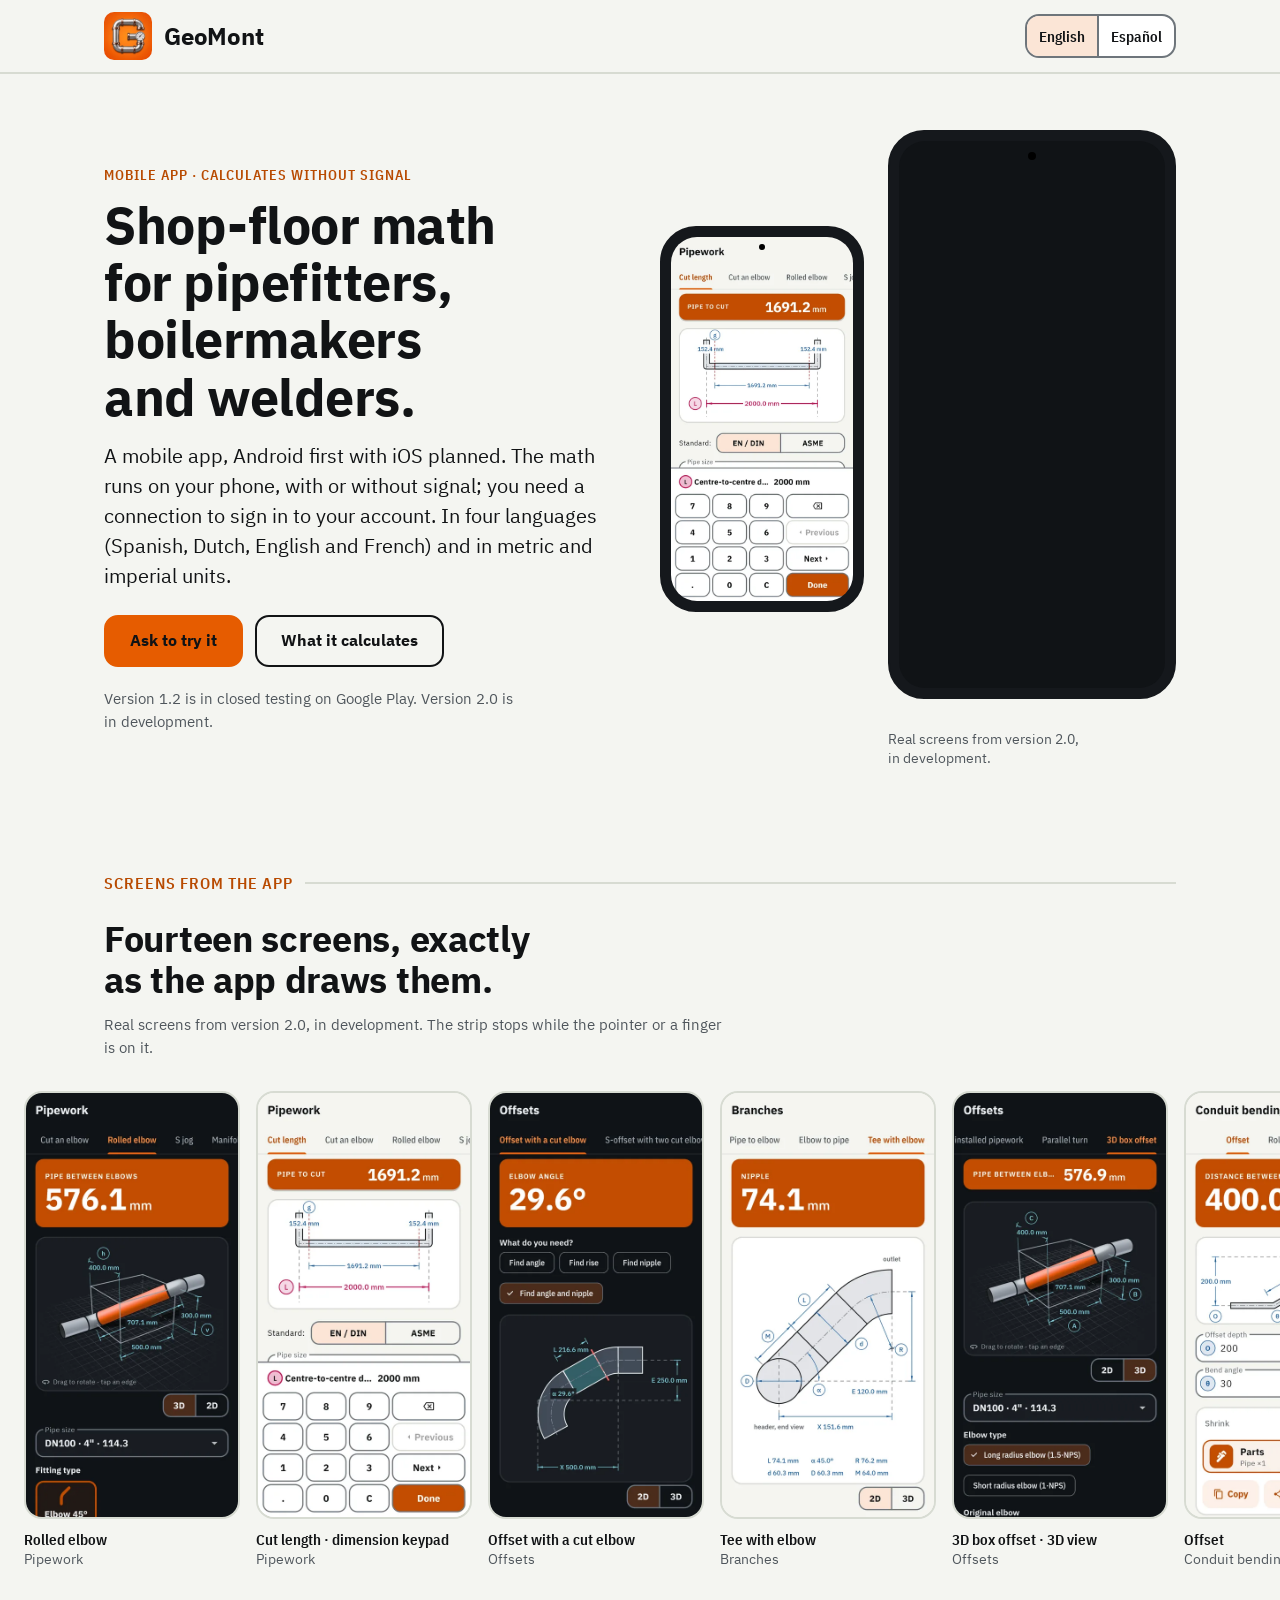
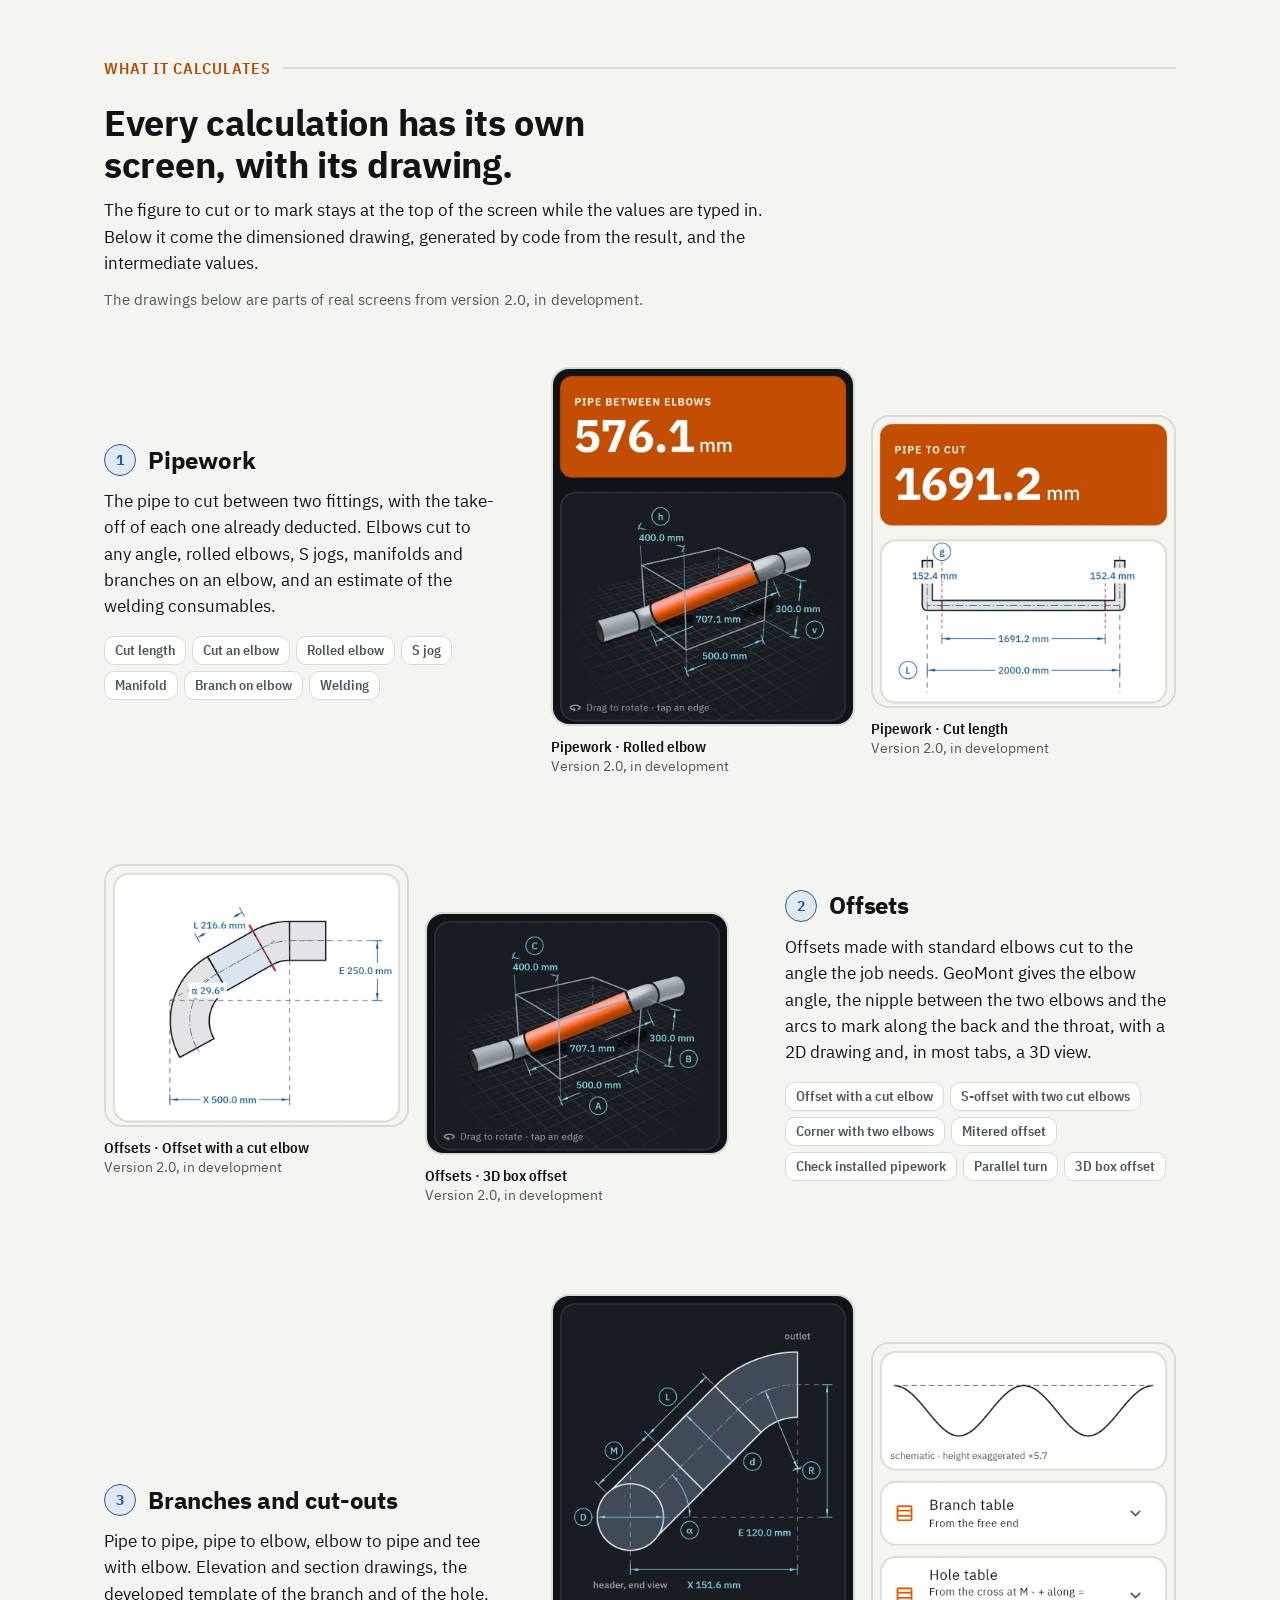
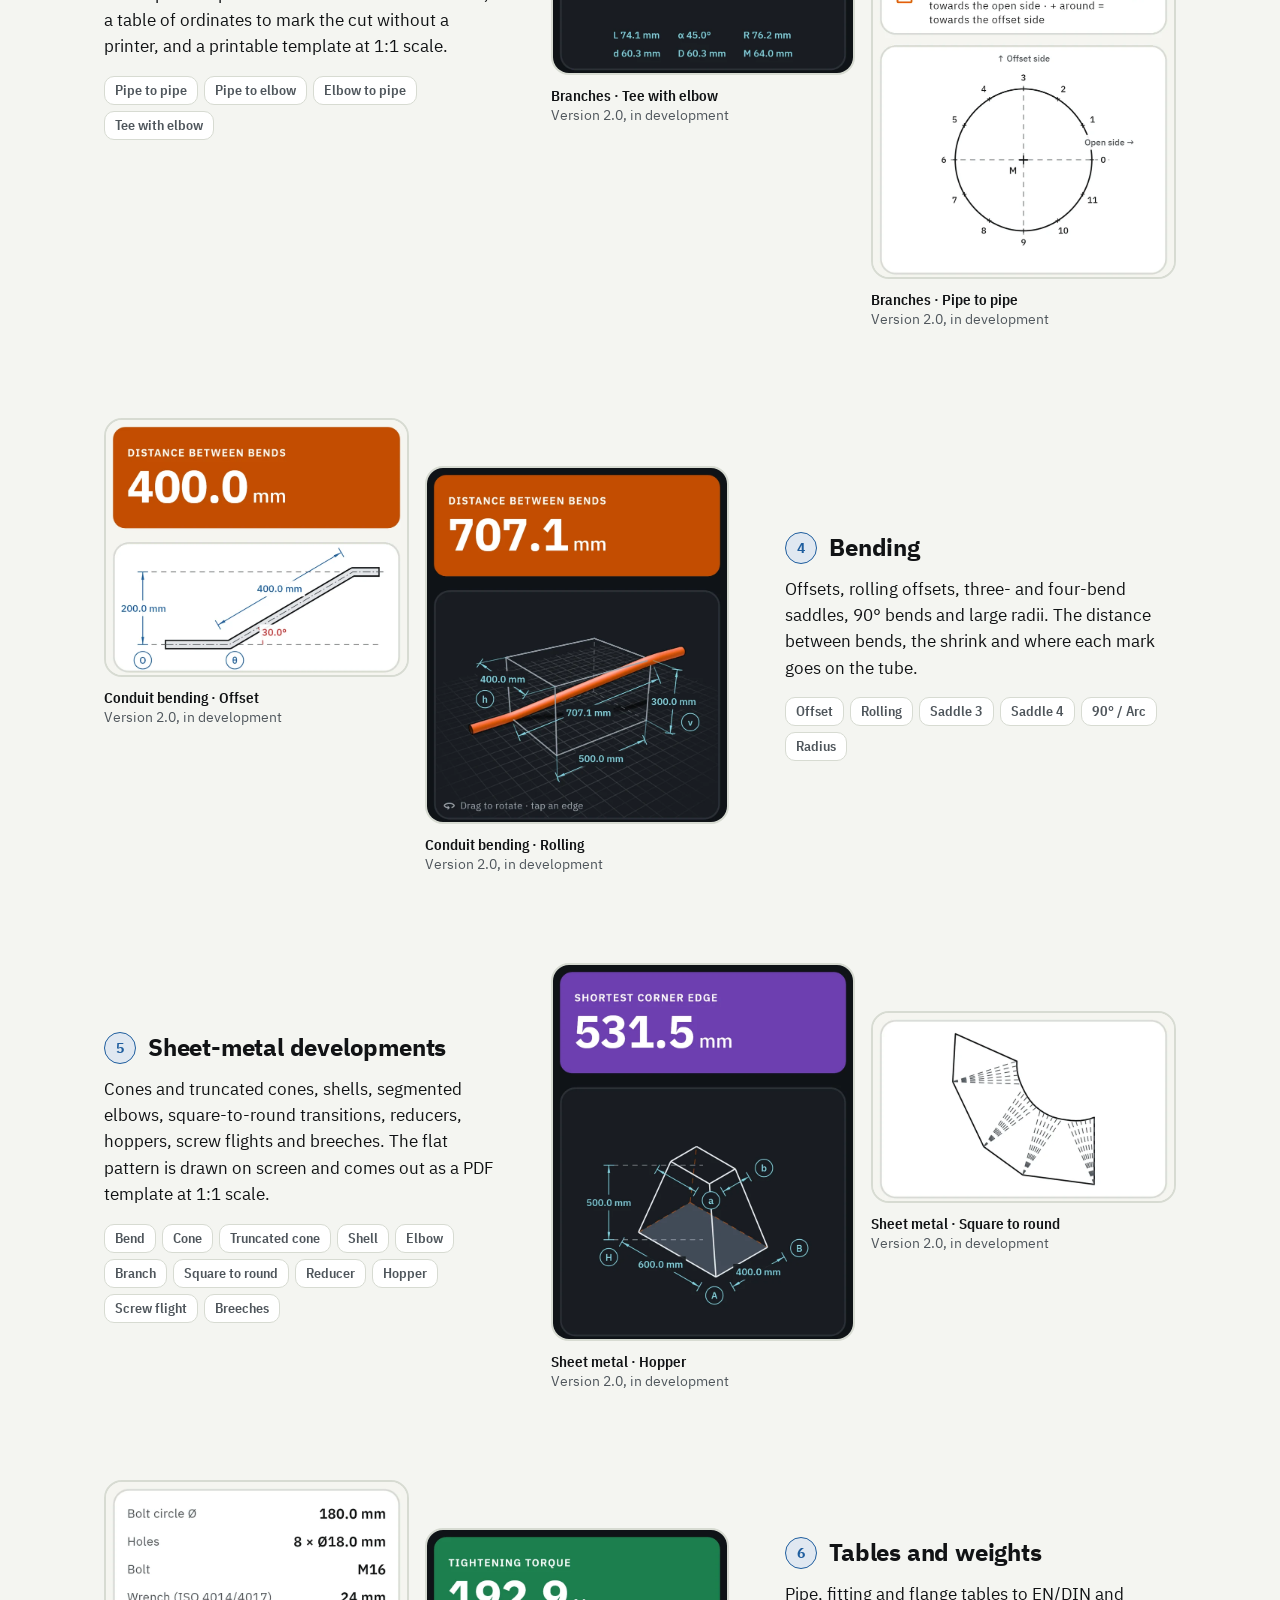
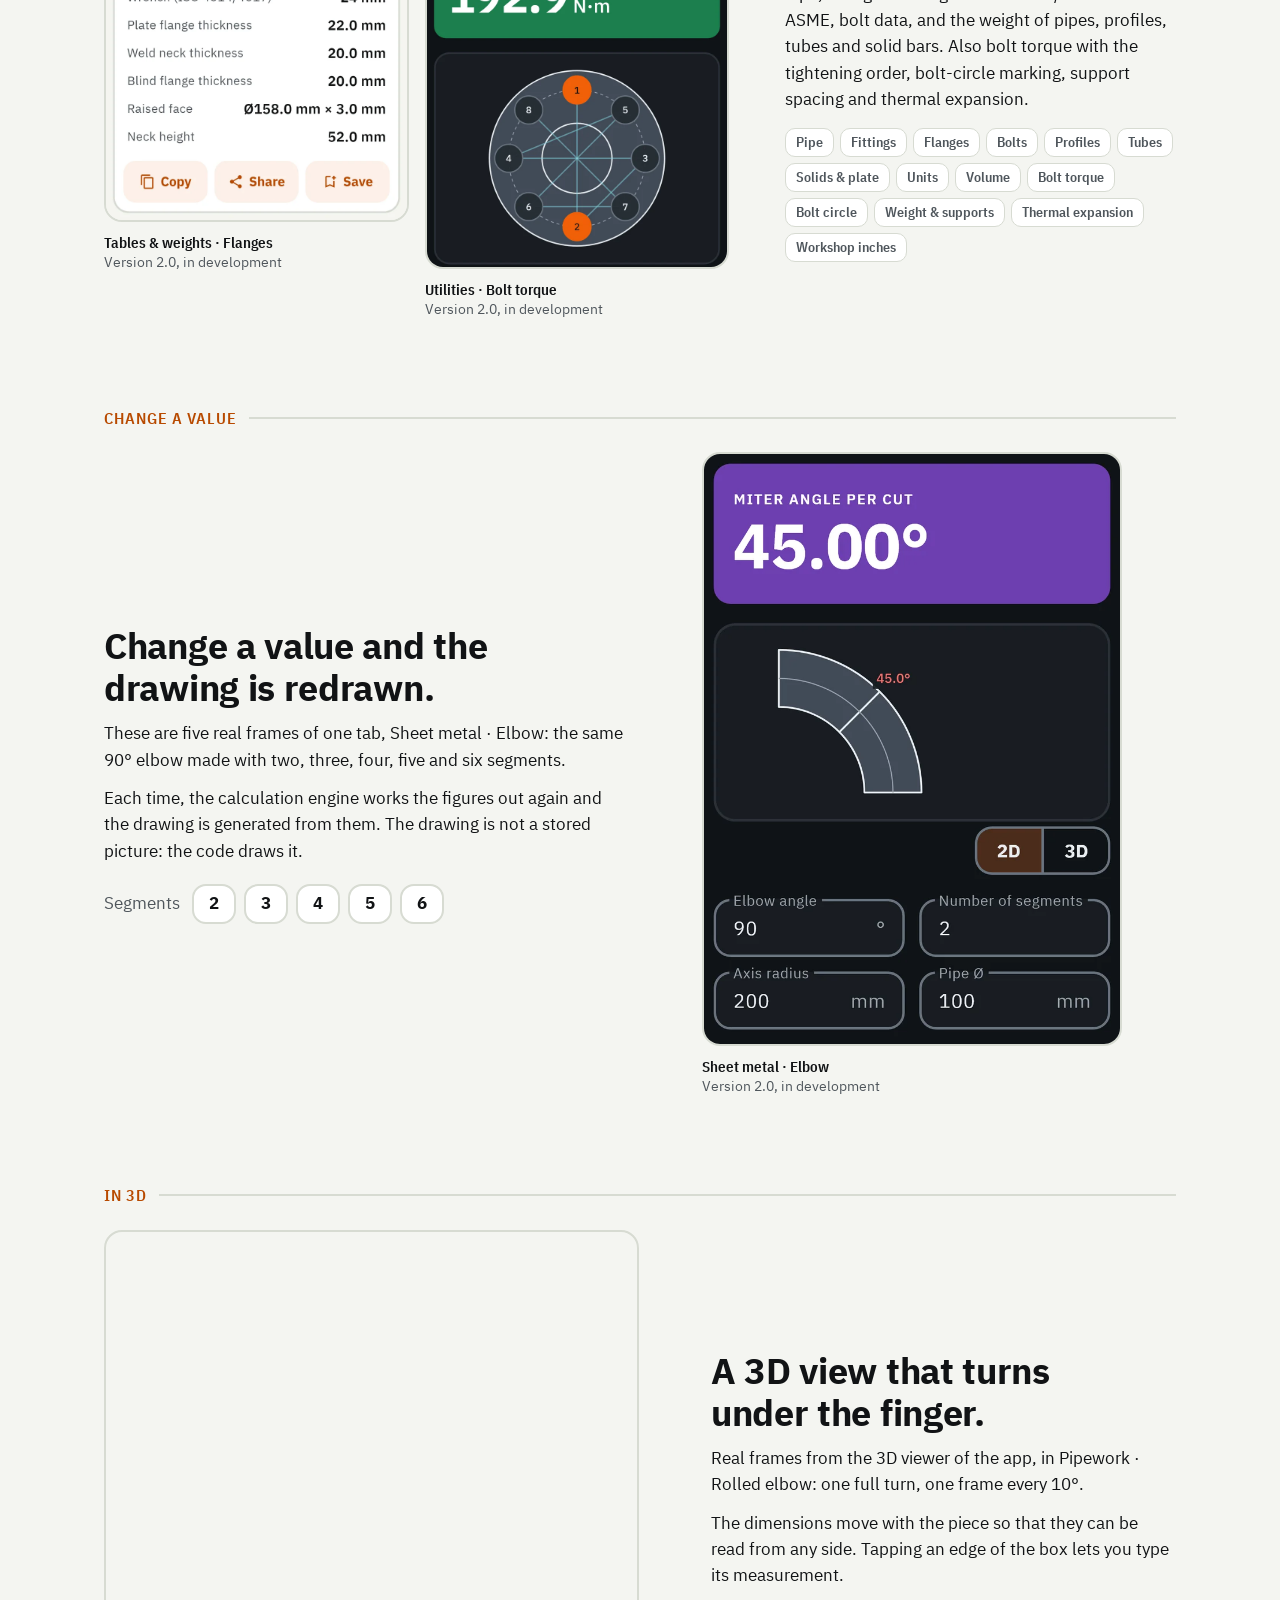
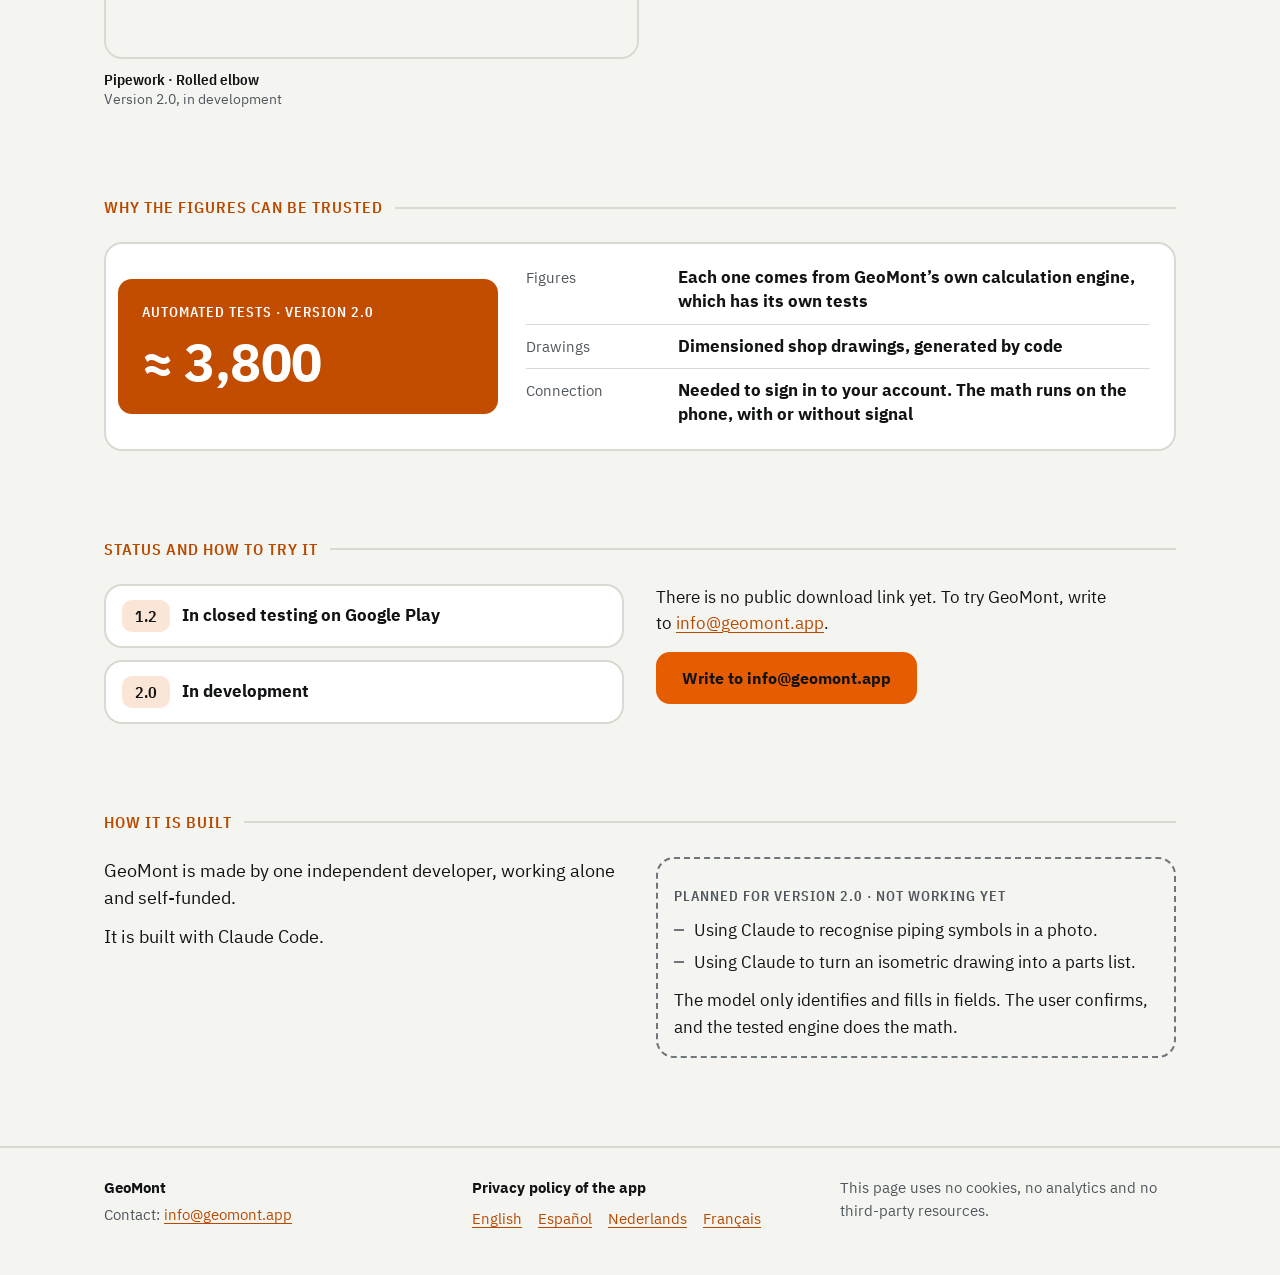
<file: index.html>
<!doctype html>
<html lang="en">
<head>
<meta charset="utf-8">
<meta name="viewport" content="width=device-width, initial-scale=1">
<title>GeoMont — shop-floor math for pipefitters, boilermakers and welders</title>
<meta name="description" content="GeoMont is a mobile app that does the shop-floor math for pipefitters, boilermakers and welders: pipe offsets, branch cut-outs, bending, sheet-metal developments, and flange and bolt tables. The math runs on the phone, with or without signal. In four languages, in metric and imperial units.">
<meta name="color-scheme" content="light dark">
<meta name="theme-color" content="#F4F5F1" media="(prefers-color-scheme: light)">
<meta name="theme-color" content="#101316" media="(prefers-color-scheme: dark)">
<link rel="canonical" href="https://geomont.app/">
<link rel="alternate" hreflang="en" href="https://geomont.app/">
<link rel="alternate" hreflang="es" href="https://geomont.app/es/">
<link rel="alternate" hreflang="x-default" href="https://geomont.app/">
<meta property="og:type" content="website">
<meta property="og:site_name" content="GeoMont">
<meta property="og:title" content="GeoMont — shop-floor math for pipefitters, boilermakers and welders">
<meta property="og:description" content="A mobile app for pipe offsets, branch cut-outs, bending, sheet-metal developments, and flange and bolt tables. The math runs on the phone, with or without signal. In four languages, in metric and imperial units.">
<meta property="og:url" content="https://geomont.app/">
<meta property="og:image" content="https://geomont.app/img/icono-512.jpg">
<meta property="og:image:width" content="512">
<meta property="og:image:height" content="512">
<meta property="og:image:alt" content="GeoMont app icon: a letter G made of steel pipe, with a pressure gauge, on an orange background">
<meta name="twitter:card" content="summary">
<link rel="icon" href="favicon.ico" sizes="16x16 32x32 48x48">
<link rel="icon" href="img/icono-180.png" type="image/png" sizes="180x180">
<link rel="apple-touch-icon" href="img/icono-180.png">
<link rel="stylesheet" href="style.css">
</head>
<body>
<a class="saltar" href="#contenido">Skip to content</a>

<header class="barra">
  <div class="ancho barra__fila">
    <div class="marca">
      <img src="img/icono-144.webp" width="144" height="144" alt="GeoMont app icon: a letter G made of steel pipe, with a pressure gauge, on an orange background">
      <h1>GeoMont</h1>
    </div>
    <nav class="idiomas" aria-label="Language">
      <a href="index.html" lang="en" hreflang="en" aria-current="page">English</a>
      <a href="es/index.html" lang="es" hreflang="es">Español</a>
    </nav>
  </div>
</header>

<main id="contenido">
  <section class="portada">
    <div class="ancho portada__rejilla">
      <div class="portada__texto">
        <p class="rotulo"><span class="trozo">Mobile app</span> · <span class="trozo">calculates without signal</span></p>
        <p class="titular">Shop-floor math for pipefitters, boilermakers and welders.</p>
        <p class="entradilla">A mobile app, Android first with iOS planned. The math runs on your phone, with or without signal; you need a connection to sign in to your account. In four languages (Spanish, Dutch, English and French) and in metric and imperial units.</p>
      </div>
      <div class="escena">
        <div class="escena__detras movil movil--detras" aria-hidden="true">
          <div class="movil__pantalla"><img src="img/en/cinta-tabCutLength-teclado-claro.webp" width="480" height="960" loading="lazy" decoding="async" alt=""></div>
        </div>
        <figure class="escena__delante" data-animada="entera">
          <div class="movil">
            <div class="movil__pantalla">
            <div class="pase" style="--i:0;--encoge:-5.94%;--fin:-40.969%">
              <img class="pase__cabeza" src="img/en/arranque-tabRolled-cabeza.webp" width="560" height="162" decoding="sync" alt="" aria-hidden="true">
              <img class="pase__barra" src="img/en/arranque-tabRolled-barra.webp" width="560" height="106" decoding="sync" alt="" aria-hidden="true">
              <div class="pase__cuerpo"><img src="img/en/arranque-tabRolled-cuerpo.webp" width="560" height="1676" fetchpriority="high" decoding="sync" alt="GeoMont screen “Pipework · Rolled elbow”, dark theme: a pipe between two 45° elbows in a 3D box with its dimensions, and the result, pipe between elbows."></div>
            </div>
            <div class="pase" style="--i:1;--encoge:-5.469%;--fin:-45.651%">
              <img class="pase__cabeza" src="img/en/arranque-tabHopper-cabeza.webp" width="560" height="162" loading="lazy" decoding="async" alt="" aria-hidden="true">
              <img class="pase__barra" src="img/en/arranque-tabHopper-barra.webp" width="560" height="106" loading="lazy" decoding="async" alt="" aria-hidden="true">
              <div class="pase__cuerpo"><img src="img/en/arranque-tabHopper-cuerpo.webp" width="560" height="1821" loading="lazy" decoding="async" alt="GeoMont screen “Sheet metal · Hopper”, dark theme: a hopper drawn in perspective with its dimensions, and the result, shortest corner edge."></div>
            </div>
            <div class="pase" style="--i:2;--encoge:-3.549%;--fin:-64.73%">
              <img class="pase__cabeza" src="img/en/arranque-tabElbowTurn-cabeza.webp" width="560" height="162" loading="lazy" decoding="async" alt="" aria-hidden="true">
              <img class="pase__barra" src="img/en/arranque-tabElbowTurn-barra.webp" width="560" height="106" loading="lazy" decoding="async" alt="" aria-hidden="true">
              <div class="pase__cuerpo"><img src="img/en/arranque-tabElbowTurn-cuerpo.webp" width="560" height="2805" loading="lazy" decoding="async" alt="GeoMont screen “Offsets · Offset with a cut elbow”, dark theme: an offset made with a cut elbow, drawn with its angle, its nipple, its rise and its advance, and the result, elbow angle."></div>
            </div>
            <div class="pase" style="--i:3;--encoge:-3.196%;--fin:-68.239%">
              <img class="pase__cabeza" src="img/en/arranque-tabPipeToPipe-cabeza.webp" width="560" height="162" loading="lazy" decoding="async" alt="" aria-hidden="true">
              <img class="pase__barra" src="img/en/arranque-tabPipeToPipe-barra.webp" width="560" height="106" loading="lazy" decoding="async" alt="" aria-hidden="true">
              <div class="pase__cuerpo"><img src="img/en/arranque-tabPipeToPipe-cuerpo.webp" width="560" height="3115" loading="lazy" decoding="async" alt="GeoMont screen “Branches · Pipe to pipe”, dark theme: elevation and section of a branch on a header, with their dimensions, and the result, pipe to cut."></div>
            </div>
            </div>
          </div>
          <figcaption class="pie-captura">
            <span class="pases-nombres">
            <strong style="--i:0">Pipework · Rolled elbow</strong>
            <strong style="--i:1">Sheet metal · Hopper</strong>
            <strong style="--i:2">Offsets · Offset with a cut elbow</strong>
            <strong style="--i:3">Branches · Pipe to pipe</strong>
            </span>
            Real screens from version 2.0, in development.
          </figcaption>
        </figure>
      </div>
      <div class="portada__pie">
        <div class="acciones">
          <a class="boton boton--lleno" href="mailto:info@geomont.app?subject=GeoMont">Ask to try it</a>
          <a class="boton boton--contorno" href="#calcula">What it calculates</a>
        </div>
        <p class="portada__estado">Version 1.2 is in closed testing on Google Play. Version 2.0 is in development.</p>
      </div>
    </div>
  </section>

  <section class="seccion" id="pantallas" aria-labelledby="t-pantallas">
    <div class="ancho">
      <h2 class="rotulo-seccion" id="t-pantallas">Screens from the app</h2>
      <p class="frase">Fourteen screens, exactly as the app draws them.</p>
      <p class="nota">Real screens from version 2.0, in development. <span class="si-mueve">The strip stops while the pointer or a finger is on it.</span><span class="si-quieto">Scroll the strip sideways to see them all.</span></p>
    </div>
    <div class="cinta" data-animada>
      <ul class="cinta__pista">
        <li>
          <figure>
            <div class="cinta__pantalla"><img src="img/en/cinta-tabRolled-oscuro.webp" width="480" height="960" loading="lazy" decoding="async" alt="GeoMont screen “Pipework · Rolled elbow”, dark theme: a pipe between two 45° elbows in a 3D box with its dimensions, and the result, pipe between elbows."></div>
            <figcaption class="pie-captura"><strong>Rolled elbow</strong><span>Pipework</span></figcaption>
          </figure>
        </li>
        <li>
          <figure>
            <div class="cinta__pantalla"><img src="img/en/cinta-tabCutLength-teclado-claro.webp" width="480" height="960" loading="lazy" decoding="async" alt="GeoMont screen “Pipework · Cut length”, light theme: the dimension keypad open on the centre-to-centre field, which is highlighted on the drawing."></div>
            <figcaption class="pie-captura"><strong>Cut length · dimension keypad</strong><span>Pipework</span></figcaption>
          </figure>
        </li>
        <li>
          <figure>
            <div class="cinta__pantalla"><img src="img/en/cinta-tabElbowTurn-oscuro.webp" width="480" height="960" loading="lazy" decoding="async" alt="GeoMont screen “Offsets · Offset with a cut elbow”, dark theme: an offset made with a cut elbow, drawn with its angle, its nipple, its rise and its advance, and the result, elbow angle."></div>
            <figcaption class="pie-captura"><strong>Offset with a cut elbow</strong><span>Offsets</span></figcaption>
          </figure>
        </li>
        <li>
          <figure>
            <div class="cinta__pantalla"><img src="img/en/cinta-tabTeeElbow-claro.webp" width="480" height="960" loading="lazy" decoding="async" alt="GeoMont screen “Branches · Tee with elbow”, light theme: a tee with an elbow on its outlet, drawn with its dimensions, and the result, nipple."></div>
            <figcaption class="pie-captura"><strong>Tee with elbow</strong><span>Branches</span></figcaption>
          </figure>
        </li>
        <li>
          <figure>
            <div class="cinta__pantalla"><img src="img/en/cinta-tabBoxOffset-3d-bajah0-oscuro.webp" width="480" height="960" loading="lazy" decoding="async" alt="GeoMont screen “Offsets · 3D box offset”, dark theme: the 3D view of an offset inside its box, with its three dimensions."></div>
            <figcaption class="pie-captura"><strong>3D box offset · 3D view</strong><span>Offsets</span></figcaption>
          </figure>
        </li>
        <li>
          <figure>
            <div class="cinta__pantalla"><img src="img/en/cinta-tabOffset-claro.webp" width="480" height="960" loading="lazy" decoding="async" alt="GeoMont screen “Conduit bending · Offset”, light theme: an offset bend drawn with its depth and its angle, and the result, distance between bends."></div>
            <figcaption class="pie-captura"><strong>Offset</strong><span>Conduit bending</span></figcaption>
          </figure>
        </li>
        <li>
          <figure>
            <div class="cinta__pantalla"><img src="img/en/cinta-tabPipeToPipe-oscuro.webp" width="480" height="960" loading="lazy" decoding="async" alt="GeoMont screen “Branches · Pipe to pipe”, dark theme: elevation and section of a branch on a header, with their dimensions, and the result, pipe to cut."></div>
            <figcaption class="pie-captura"><strong>Pipe to pipe</strong><span>Branches</span></figcaption>
          </figure>
        </li>
        <li>
          <figure>
            <div class="cinta__pantalla"><img src="img/en/cinta-tabPipeToPipe-bajah1-claro.webp" width="480" height="960" loading="lazy" decoding="async" alt="GeoMont screen “Branches · Pipe to pipe”, light theme: the developed template of the branch, the tables of ordinates and the pattern of the hole."></div>
            <figcaption class="pie-captura"><strong>Pipe to pipe · template</strong><span>Branches</span></figcaption>
          </figure>
        </li>
        <li>
          <figure>
            <div class="cinta__pantalla"><img src="img/en/cinta-tabRolling-oscuro.webp" width="480" height="960" loading="lazy" decoding="async" alt="GeoMont screen “Conduit bending · Rolling”, dark theme: a rolling offset in a 3D box with its dimensions, and the result, distance between bends."></div>
            <figcaption class="pie-captura"><strong>Rolling</strong><span>Conduit bending</span></figcaption>
          </figure>
        </li>
        <li>
          <figure>
            <div class="cinta__pantalla"><img src="img/en/cinta-tabSquareRound-claro.webp" width="480" height="960" loading="lazy" decoding="async" alt="GeoMont screen “Sheet metal · Square to round”, light theme: a square-to-round transition drawn in perspective, and the result, true height of a panel."></div>
            <figcaption class="pie-captura"><strong>Square to round</strong><span>Sheet metal</span></figcaption>
          </figure>
        </li>
        <li>
          <figure>
            <div class="cinta__pantalla"><img src="img/en/cinta-tabElbow-oscuro.webp" width="480" height="960" loading="lazy" decoding="async" alt="GeoMont screen “Sheet metal · Elbow”, dark theme: a 90° elbow made of four segments, and the result, miter angle per cut."></div>
            <figcaption class="pie-captura"><strong>Elbow</strong><span>Sheet metal</span></figcaption>
          </figure>
        </li>
        <li>
          <figure>
            <div class="cinta__pantalla"><img src="img/en/cinta-tabFlanges-claro.webp" width="480" height="960" loading="lazy" decoding="async" alt="GeoMont screen “Tables &amp; weights · Flanges”, light theme: the dimensions of a DN100 PN16 flange to EN 1092-1."></div>
            <figcaption class="pie-captura"><strong>Flanges</strong><span>Tables &amp; weights</span></figcaption>
          </figure>
        </li>
        <li>
          <figure>
            <div class="cinta__pantalla"><img src="img/en/cinta-tabHopper-oscuro.webp" width="480" height="960" loading="lazy" decoding="async" alt="GeoMont screen “Sheet metal · Hopper”, dark theme: a hopper drawn in perspective with its dimensions, and the result, shortest corner edge."></div>
            <figcaption class="pie-captura"><strong>Hopper</strong><span>Sheet metal</span></figcaption>
          </figure>
        </li>
        <li>
          <figure>
            <div class="cinta__pantalla"><img src="img/en/cinta-tabTorque-claro.webp" width="480" height="960" loading="lazy" decoding="async" alt="GeoMont screen “Utilities · Bolt torque”, light theme: the tightening order of a flange with eight bolts, and the result, tightening torque."></div>
            <figcaption class="pie-captura"><strong>Bolt torque</strong><span>Utilities</span></figcaption>
          </figure>
        </li>
        <li aria-hidden="true">
          <figure>
            <div class="cinta__pantalla"><img src="img/en/cinta-tabRolled-oscuro.webp" width="480" height="960" loading="lazy" decoding="async" alt=""></div>
            <figcaption class="pie-captura"><strong>Rolled elbow</strong><span>Pipework</span></figcaption>
          </figure>
        </li>
        <li aria-hidden="true">
          <figure>
            <div class="cinta__pantalla"><img src="img/en/cinta-tabCutLength-teclado-claro.webp" width="480" height="960" loading="lazy" decoding="async" alt=""></div>
            <figcaption class="pie-captura"><strong>Cut length · dimension keypad</strong><span>Pipework</span></figcaption>
          </figure>
        </li>
        <li aria-hidden="true">
          <figure>
            <div class="cinta__pantalla"><img src="img/en/cinta-tabElbowTurn-oscuro.webp" width="480" height="960" loading="lazy" decoding="async" alt=""></div>
            <figcaption class="pie-captura"><strong>Offset with a cut elbow</strong><span>Offsets</span></figcaption>
          </figure>
        </li>
        <li aria-hidden="true">
          <figure>
            <div class="cinta__pantalla"><img src="img/en/cinta-tabTeeElbow-claro.webp" width="480" height="960" loading="lazy" decoding="async" alt=""></div>
            <figcaption class="pie-captura"><strong>Tee with elbow</strong><span>Branches</span></figcaption>
          </figure>
        </li>
        <li aria-hidden="true">
          <figure>
            <div class="cinta__pantalla"><img src="img/en/cinta-tabBoxOffset-3d-bajah0-oscuro.webp" width="480" height="960" loading="lazy" decoding="async" alt=""></div>
            <figcaption class="pie-captura"><strong>3D box offset · 3D view</strong><span>Offsets</span></figcaption>
          </figure>
        </li>
        <li aria-hidden="true">
          <figure>
            <div class="cinta__pantalla"><img src="img/en/cinta-tabOffset-claro.webp" width="480" height="960" loading="lazy" decoding="async" alt=""></div>
            <figcaption class="pie-captura"><strong>Offset</strong><span>Conduit bending</span></figcaption>
          </figure>
        </li>
        <li aria-hidden="true">
          <figure>
            <div class="cinta__pantalla"><img src="img/en/cinta-tabPipeToPipe-oscuro.webp" width="480" height="960" loading="lazy" decoding="async" alt=""></div>
            <figcaption class="pie-captura"><strong>Pipe to pipe</strong><span>Branches</span></figcaption>
          </figure>
        </li>
        <li aria-hidden="true">
          <figure>
            <div class="cinta__pantalla"><img src="img/en/cinta-tabPipeToPipe-bajah1-claro.webp" width="480" height="960" loading="lazy" decoding="async" alt=""></div>
            <figcaption class="pie-captura"><strong>Pipe to pipe · template</strong><span>Branches</span></figcaption>
          </figure>
        </li>
        <li aria-hidden="true">
          <figure>
            <div class="cinta__pantalla"><img src="img/en/cinta-tabRolling-oscuro.webp" width="480" height="960" loading="lazy" decoding="async" alt=""></div>
            <figcaption class="pie-captura"><strong>Rolling</strong><span>Conduit bending</span></figcaption>
          </figure>
        </li>
        <li aria-hidden="true">
          <figure>
            <div class="cinta__pantalla"><img src="img/en/cinta-tabSquareRound-claro.webp" width="480" height="960" loading="lazy" decoding="async" alt=""></div>
            <figcaption class="pie-captura"><strong>Square to round</strong><span>Sheet metal</span></figcaption>
          </figure>
        </li>
        <li aria-hidden="true">
          <figure>
            <div class="cinta__pantalla"><img src="img/en/cinta-tabElbow-oscuro.webp" width="480" height="960" loading="lazy" decoding="async" alt=""></div>
            <figcaption class="pie-captura"><strong>Elbow</strong><span>Sheet metal</span></figcaption>
          </figure>
        </li>
        <li aria-hidden="true">
          <figure>
            <div class="cinta__pantalla"><img src="img/en/cinta-tabFlanges-claro.webp" width="480" height="960" loading="lazy" decoding="async" alt=""></div>
            <figcaption class="pie-captura"><strong>Flanges</strong><span>Tables &amp; weights</span></figcaption>
          </figure>
        </li>
        <li aria-hidden="true">
          <figure>
            <div class="cinta__pantalla"><img src="img/en/cinta-tabHopper-oscuro.webp" width="480" height="960" loading="lazy" decoding="async" alt=""></div>
            <figcaption class="pie-captura"><strong>Hopper</strong><span>Sheet metal</span></figcaption>
          </figure>
        </li>
        <li aria-hidden="true">
          <figure>
            <div class="cinta__pantalla"><img src="img/en/cinta-tabTorque-claro.webp" width="480" height="960" loading="lazy" decoding="async" alt=""></div>
            <figcaption class="pie-captura"><strong>Bolt torque</strong><span>Utilities</span></figcaption>
          </figure>
        </li>
      </ul>
    </div>
  </section>

  <section class="seccion" id="calcula" aria-labelledby="t-calcula">
    <div class="ancho">
      <h2 class="rotulo-seccion" id="t-calcula">What it calculates</h2>
      <p class="frase">Every calculation has its own screen, with its drawing.</p>
      <p class="entrada">The figure to cut or to mark stays at the top of the screen while the values are typed in. Below it come the dimensioned drawing, generated by code from the result, and the intermediate values.</p>
      <p class="nota">The drawings below are parts of real screens from version 2.0, in development.</p>
      <div class="familias">
        <article class="familia">
          <div class="familia__texto">
            <h3>Pipework</h3>
            <p>The pipe to cut between two fittings, with the take-off of each one already deducted. Elbows cut to any angle, rolled elbows, S jogs, manifolds and branches on an elbow, and an estimate of the welding consumables.</p>
            <ul class="familia__pestanas">
              <li>Cut length</li>
              <li>Cut an elbow</li>
              <li>Rolled elbow</li>
              <li>S jog</li>
              <li>Manifold</li>
              <li>Branch on elbow</li>
              <li>Welding</li>
            </ul>
          </div>
          <div class="familia__imagenes">
            <figure class="plano">
              <a class="plano__marco" href="img/en/familia-tuberia-1.webp"><img src="img/en/familia-tuberia-1.webp" width="800" height="943" loading="lazy" decoding="async" alt="Part of the GeoMont screen “Pipework · Rolled elbow”, dark theme: the result, pipe between elbows, and the 3D box with the pipe and its dimensions."></a>
              <figcaption class="pie-captura"><strong>Pipework · Rolled elbow</strong>Version 2.0, in development</figcaption>
            </figure>
            <figure class="plano">
              <a class="plano__marco" href="img/en/familia-tuberia-2.webp"><img src="img/en/familia-tuberia-2.webp" width="800" height="768" loading="lazy" decoding="async" alt="Part of the GeoMont screen “Pipework · Cut length”, light theme: the result, pipe to cut, and the pipe between two elbows with its dimensions."></a>
              <figcaption class="pie-captura"><strong>Pipework · Cut length</strong>Version 2.0, in development</figcaption>
            </figure>
          </div>
        </article>
        <article class="familia">
          <div class="familia__texto">
            <h3>Offsets</h3>
            <p>Offsets made with standard elbows cut to the angle the job needs. GeoMont gives the elbow angle, the nipple between the two elbows and the arcs to mark along the back and the throat, with a 2D drawing and, in most tabs, a 3D view.</p>
            <ul class="familia__pestanas">
              <li>Offset with a cut elbow</li>
              <li>S-offset with two cut elbows</li>
              <li>Corner with two elbows</li>
              <li>Mitered offset</li>
              <li>Check installed pipework</li>
              <li>Parallel turn</li>
              <li>3D box offset</li>
            </ul>
          </div>
          <div class="familia__imagenes">
            <figure class="plano">
              <a class="plano__marco" href="img/en/familia-desvios-1.webp"><img src="img/en/familia-desvios-1.webp" width="800" height="689" loading="lazy" decoding="async" alt="Part of the GeoMont screen “Offsets · Offset with a cut elbow”, light theme: the drawing of an offset made with a cut elbow: its angle, its nipple, its rise and its advance."></a>
              <figcaption class="pie-captura"><strong>Offsets · Offset with a cut elbow</strong>Version 2.0, in development</figcaption>
            </figure>
            <figure class="plano">
              <a class="plano__marco" href="img/en/familia-desvios-2.webp"><img src="img/en/familia-desvios-2.webp" width="800" height="636" loading="lazy" decoding="async" alt="Part of the GeoMont screen “Offsets · 3D box offset”, dark theme: the 3D view of an offset inside its box, with its three dimensions."></a>
              <figcaption class="pie-captura"><strong>Offsets · 3D box offset</strong>Version 2.0, in development</figcaption>
            </figure>
          </div>
        </article>
        <article class="familia">
          <div class="familia__texto">
            <h3>Branches and cut-outs</h3>
            <p>Pipe to pipe, pipe to elbow, elbow to pipe and tee with elbow. Elevation and section drawings, the developed template of the branch and of the hole, a table of ordinates to mark the cut without a printer, and a printable template at 1:1 scale.</p>
            <ul class="familia__pestanas">
              <li>Pipe to pipe</li>
              <li>Pipe to elbow</li>
              <li>Elbow to pipe</li>
              <li>Tee with elbow</li>
            </ul>
          </div>
          <div class="familia__imagenes">
            <figure class="plano">
              <a class="plano__marco" href="img/en/familia-injertos-1.webp"><img src="img/en/familia-injertos-1.webp" width="800" height="1004" loading="lazy" decoding="async" alt="Part of the GeoMont screen “Branches · Tee with elbow”, dark theme: the drawing of a tee with an elbow on its outlet, with its dimensions."></a>
              <figcaption class="pie-captura"><strong>Branches · Tee with elbow</strong>Version 2.0, in development</figcaption>
            </figure>
            <figure class="plano">
              <a class="plano__marco" href="img/en/familia-injertos-2.webp"><img src="img/en/familia-injertos-2.webp" width="800" height="1419" loading="lazy" decoding="async" alt="Part of the GeoMont screen “Branches · Pipe to pipe”, light theme: the developed template of the branch, the two tables of ordinates and the pattern of the hole with its numbered points."></a>
              <figcaption class="pie-captura"><strong>Branches · Pipe to pipe</strong>Version 2.0, in development</figcaption>
            </figure>
          </div>
        </article>
        <article class="familia">
          <div class="familia__texto">
            <h3>Bending</h3>
            <p>Offsets, rolling offsets, three- and four-bend saddles, 90° bends and large radii. The distance between bends, the shrink and where each mark goes on the tube.</p>
            <ul class="familia__pestanas">
              <li>Offset</li>
              <li>Rolling</li>
              <li>Saddle 3</li>
              <li>Saddle 4</li>
              <li>90° / Arc</li>
              <li>Radius</li>
            </ul>
          </div>
          <div class="familia__imagenes">
            <figure class="plano">
              <a class="plano__marco" href="img/en/familia-curvado-1.webp"><img src="img/en/familia-curvado-1.webp" width="800" height="679" loading="lazy" decoding="async" alt="Part of the GeoMont screen “Conduit bending · Offset”, light theme: the result, distance between bends, and the offset drawn with its depth and its angle."></a>
              <figcaption class="pie-captura"><strong>Conduit bending · Offset</strong>Version 2.0, in development</figcaption>
            </figure>
            <figure class="plano">
              <a class="plano__marco" href="img/en/familia-curvado-2.webp"><img src="img/en/familia-curvado-2.webp" width="800" height="943" loading="lazy" decoding="async" alt="Part of the GeoMont screen “Conduit bending · Rolling”, dark theme: the result, distance between bends, and the rolling offset in a 3D box."></a>
              <figcaption class="pie-captura"><strong>Conduit bending · Rolling</strong>Version 2.0, in development</figcaption>
            </figure>
          </div>
        </article>
        <article class="familia">
          <div class="familia__texto">
            <h3>Sheet-metal developments</h3>
            <p>Cones and truncated cones, shells, segmented elbows, square-to-round transitions, reducers, hoppers, screw flights and breeches. The flat pattern is drawn on screen and comes out as a PDF template at 1:1 scale.</p>
            <ul class="familia__pestanas">
              <li>Bend</li>
              <li>Cone</li>
              <li>Truncated cone</li>
              <li>Shell</li>
              <li>Elbow</li>
              <li>Branch</li>
              <li>Square to round</li>
              <li>Reducer</li>
              <li>Hopper</li>
              <li>Screw flight</li>
              <li>Breeches</li>
            </ul>
          </div>
          <div class="familia__imagenes">
            <figure class="plano">
              <a class="plano__marco" href="img/en/familia-chapa-1.webp"><img src="img/en/familia-chapa-1.webp" width="800" height="996" loading="lazy" decoding="async" alt="Part of the GeoMont screen “Sheet metal · Hopper”, dark theme: the result, shortest corner edge, and the hopper drawn in perspective with its dimensions."></a>
              <figcaption class="pie-captura"><strong>Sheet metal · Hopper</strong>Version 2.0, in development</figcaption>
            </figure>
            <figure class="plano">
              <a class="plano__marco" href="img/en/familia-chapa-2.webp"><img src="img/en/familia-chapa-2.webp" width="800" height="502" loading="lazy" decoding="async" alt="Part of the GeoMont screen “Sheet metal · Square to round”, light theme: the flat pattern of a square-to-round transition, with its fold lines."></a>
              <figcaption class="pie-captura"><strong>Sheet metal · Square to round</strong>Version 2.0, in development</figcaption>
            </figure>
          </div>
        </article>
        <article class="familia">
          <div class="familia__texto">
            <h3>Tables and weights</h3>
            <p>Pipe, fitting and flange tables to EN/DIN and ASME, bolt data, and the weight of pipes, profiles, tubes and solid bars. Also bolt torque with the tightening order, bolt-circle marking, support spacing and thermal expansion.</p>
            <ul class="familia__pestanas">
              <li>Pipe</li>
              <li>Fittings</li>
              <li>Flanges</li>
              <li>Bolts</li>
              <li>Profiles</li>
              <li>Tubes</li>
              <li>Solids &amp; plate</li>
              <li>Units</li>
              <li>Volume</li>
              <li>Bolt torque</li>
              <li>Bolt circle</li>
              <li>Weight &amp; supports</li>
              <li>Thermal expansion</li>
              <li>Workshop inches</li>
            </ul>
          </div>
          <div class="familia__imagenes">
            <figure class="plano">
              <a class="plano__marco" href="img/en/familia-tablas-1.webp"><img src="img/en/familia-tablas-1.webp" width="800" height="902" loading="lazy" decoding="async" alt="Part of the GeoMont screen “Tables &amp; weights · Flanges”, light theme: the table of a DN100 PN16 flange: bolt circle, holes, bolt, wrench and thicknesses."></a>
              <figcaption class="pie-captura"><strong>Tables &amp; weights · Flanges</strong>Version 2.0, in development</figcaption>
            </figure>
            <figure class="plano">
              <a class="plano__marco" href="img/en/familia-tablas-2.webp"><img src="img/en/familia-tablas-2.webp" width="800" height="898" loading="lazy" decoding="async" alt="Part of the GeoMont screen “Utilities · Bolt torque”, dark theme: the result, tightening torque, and the tightening order drawn on a flange with eight bolts."></a>
              <figcaption class="pie-captura"><strong>Utilities · Bolt torque</strong>Version 2.0, in development</figcaption>
            </figure>
          </div>
        </article>
      </div>
    </div>
  </section>

  <section class="seccion" id="redibuja" aria-labelledby="t-redibuja">
    <div class="ancho">
      <h2 class="rotulo-seccion" id="t-redibuja">Change a value</h2>
      <div class="dos-partes" data-animada="entera">
        <div>
          <p class="frase">Change a value and the drawing is redrawn.</p>
          <div class="entrada">
          <p>These are five real frames of one tab, Sheet metal · Elbow: the same 90° elbow made with two, three, four, five and six segments.</p>
          <p>Each time, the calculation engine works the figures out again and the drawing is generated from them. The drawing is not a stored picture: the code draws it.</p>
          </div>
          <ol class="datos__valores">
            <li class="datos__rotulo">Segments</li>
            <li style="--i:0">2</li>
            <li style="--i:1">3</li>
            <li style="--i:2">4</li>
            <li style="--i:3">5</li>
            <li style="--i:4">6</li>
          </ol>
        </div>
        <figure>
          <div class="datos__cuadros">
          <img src="img/en/datos-n2.webp" width="720" height="1021" loading="lazy" decoding="async" style="--i:0" alt="GeoMont screen “Sheet metal · Elbow”, dark theme, with 2 segments: the miter angle per cut, the elbow drawn with its segments and the fields with the values.">
          <img src="img/en/datos-n3.webp" width="720" height="1021" loading="lazy" decoding="async" style="--i:1" alt="GeoMont screen “Sheet metal · Elbow”, dark theme, with 3 segments: the miter angle per cut, the elbow drawn with its segments and the fields with the values.">
          <img src="img/en/datos-n4.webp" width="720" height="1021" loading="lazy" decoding="async" style="--i:2" alt="GeoMont screen “Sheet metal · Elbow”, dark theme, with 4 segments: the miter angle per cut, the elbow drawn with its segments and the fields with the values.">
          <img src="img/en/datos-n5.webp" width="720" height="1021" loading="lazy" decoding="async" style="--i:3" alt="GeoMont screen “Sheet metal · Elbow”, dark theme, with 5 segments: the miter angle per cut, the elbow drawn with its segments and the fields with the values.">
          <img src="img/en/datos-n6.webp" width="720" height="1021" loading="lazy" decoding="async" style="--i:4" alt="GeoMont screen “Sheet metal · Elbow”, dark theme, with 6 segments: the miter angle per cut, the elbow drawn with its segments and the fields with the values.">
          </div>
          <figcaption class="pie-captura"><strong>Sheet metal · Elbow</strong>Version 2.0, in development</figcaption>
        </figure>
      </div>
    </div>
  </section>

  <section class="seccion" id="tresd" aria-labelledby="t-tresd">
    <div class="ancho">
      <h2 class="rotulo-seccion" id="t-tresd">In 3D</h2>
      <div class="dos-partes dos-partes--giro">
        <div>
          <p class="frase">A 3D view that turns under the finger.</p>
          <div class="entrada">
          <p>Real frames from the 3D viewer of the app, in Pipework · Rolled elbow: one full turn, one frame every 10°.</p>
          <p>The dimensions move with the piece so that they can be read from any side. Tapping an edge of the box lets you type its measurement.</p>
          </div>
        </div>
        <figure>
          <div class="giro__marco">
            <div class="giro__ventana" data-animada="entera" style="--cuadro:492 / 394;--cuadro-grande:656 / 525">
              <picture>
              <source media="(prefers-color-scheme: dark) and (min-width: 900px)" srcset="img/en/giro-oscuro-grande.webp">
              <source media="(prefers-color-scheme: dark)" srcset="img/en/giro-oscuro.webp">
              <source media="(min-width: 900px)" srcset="img/en/giro-claro-grande.webp">
                <img src="img/en/giro-claro.webp" width="2952" height="2364" loading="lazy" decoding="async" alt="The 3D view of GeoMont in “Pipework · Rolled elbow”: a pipe between two 45° elbows inside a box, with the rise, the roll and the length of the pipe dimensioned. On the page it turns a full circle.">
              </picture>
            </div>
          </div>
          <figcaption class="pie-captura"><strong>Pipework · Rolled elbow</strong>Version 2.0, in development</figcaption>
        </figure>
      </div>
    </div>
  </section>

  <section class="seccion" id="cifras" aria-labelledby="t-cifras">
    <div class="ancho">
      <h2 class="rotulo-seccion" id="t-cifras">Why the figures can be trusted</h2>
      <div class="resultado">
        <div class="cifra">
          <p class="cifra__rotulo">Automated tests · version 2.0</p>
          <p class="cifra__numero">≈ 3,800</p>
        </div>
        <dl class="filas">
          <div><dt>Figures</dt><dd>Each one comes from GeoMont’s own calculation engine, which has its own tests</dd></div>
          <div><dt>Drawings</dt><dd>Dimensioned shop drawings, generated by code</dd></div>
          <div><dt>Connection</dt><dd>Needed to sign in to your account. The math runs on the phone, with or without signal</dd></div>
        </dl>
      </div>
    </div>
  </section>

  <section class="seccion" id="estado" aria-labelledby="t-estado">
    <div class="ancho">
      <h2 class="rotulo-seccion" id="t-estado">Status and how to try it</h2>
      <div class="dos">
        <ul class="versiones">
          <li><span class="version"><span class="oculto">Version </span>1.2</span> In closed testing on Google Play</li>
          <li><span class="version"><span class="oculto">Version </span>2.0</span> In development</li>
        </ul>
        <div class="probar">
          <p>There is no public download link yet. To try GeoMont, write to <a href="mailto:info@geomont.app">info@geomont.app</a>.</p>
          <a class="boton boton--lleno" href="mailto:info@geomont.app?subject=GeoMont">Write to info@geomont.app</a>
        </div>
      </div>
    </div>
  </section>

  <section class="seccion" id="construccion" aria-labelledby="t-construccion">
    <div class="ancho">
      <h2 class="rotulo-seccion" id="t-construccion">How it is built</h2>
      <div class="dos">
        <div class="construccion">
          <p>GeoMont is made by one independent developer, working alone and <span class="junto">self-funded</span>.</p>
          <p>It is built with Claude Code.</p>
        </div>
        <div class="previsto">
          <p class="rotulo"><span class="trozo">Planned for version 2.0</span> · <span class="trozo">not working yet</span></p>
          <ul>
            <li>Using Claude to recognise piping symbols in a photo.</li>
            <li>Using Claude to turn an isometric drawing into a parts list.</li>
          </ul>
          <p>The model only identifies and fills in fields. The user confirms, and the tested engine does the math.</p>
        </div>
      </div>
    </div>
  </section>
</main>

<footer class="pie">
  <div class="ancho pie__rejilla">
    <div>
      <p><strong>GeoMont</strong></p>
      <p>Contact: <a href="mailto:info@geomont.app">info@geomont.app</a></p>
    </div>
    <div>
      <p><strong>Privacy policy of the app</strong></p>
      <ul>
        <li><a href="https://geostyn.github.io/geomont-web/" lang="en" hreflang="en">English</a></li>
        <li><a href="https://geostyn.github.io/geomont-web/es.html" lang="es" hreflang="es">Español</a></li>
        <li><a href="https://geostyn.github.io/geomont-web/nl.html" lang="nl" hreflang="nl">Nederlands</a></li>
        <li><a href="https://geostyn.github.io/geomont-web/fr.html" lang="fr" hreflang="fr">Français</a></li>
      </ul>
    </div>
    <p>This page uses no cookies, no analytics and no <span class="junto">third-party</span> resources.</p>
  </div>
</footer>
<script>
(function () {
  if (!('IntersectionObserver' in window)) return;
  document.documentElement.classList.add('js');
  function entera(el) {
    return [].every.call(el.querySelectorAll('img'), function (i) { return i.complete; });
  }
  function poner(el) {
    if (el.aLaVista && (el.getAttribute('data-animada') !== 'entera' || entera(el))) {
      el.classList.add('en-vista');
    }
  }
  var vigia = new IntersectionObserver(function (entradas) {
    entradas.forEach(function (e) {
      e.target.aLaVista = e.isIntersecting;
      if (e.isIntersecting) poner(e.target);
      else e.target.classList.remove('en-vista');
    });
  }, { rootMargin: '120px 0px' });
  [].forEach.call(document.querySelectorAll('[data-animada]'), function (el) { vigia.observe(el); });
  document.addEventListener('load', function (e) {
    var el = e.target.closest && e.target.closest('[data-animada]');
    if (el) poner(el);
  }, true);
  var cinta = document.querySelector('.cinta');
  if (cinta) {
    var seguir = function () { cinta.classList.remove('pausada'); };
    cinta.addEventListener('touchstart', function () { cinta.classList.add('pausada'); }, { passive: true });
    cinta.addEventListener('touchend', seguir);
    cinta.addEventListener('touchcancel', seguir);
  }
})();
</script>
</body>
</html>
</file>
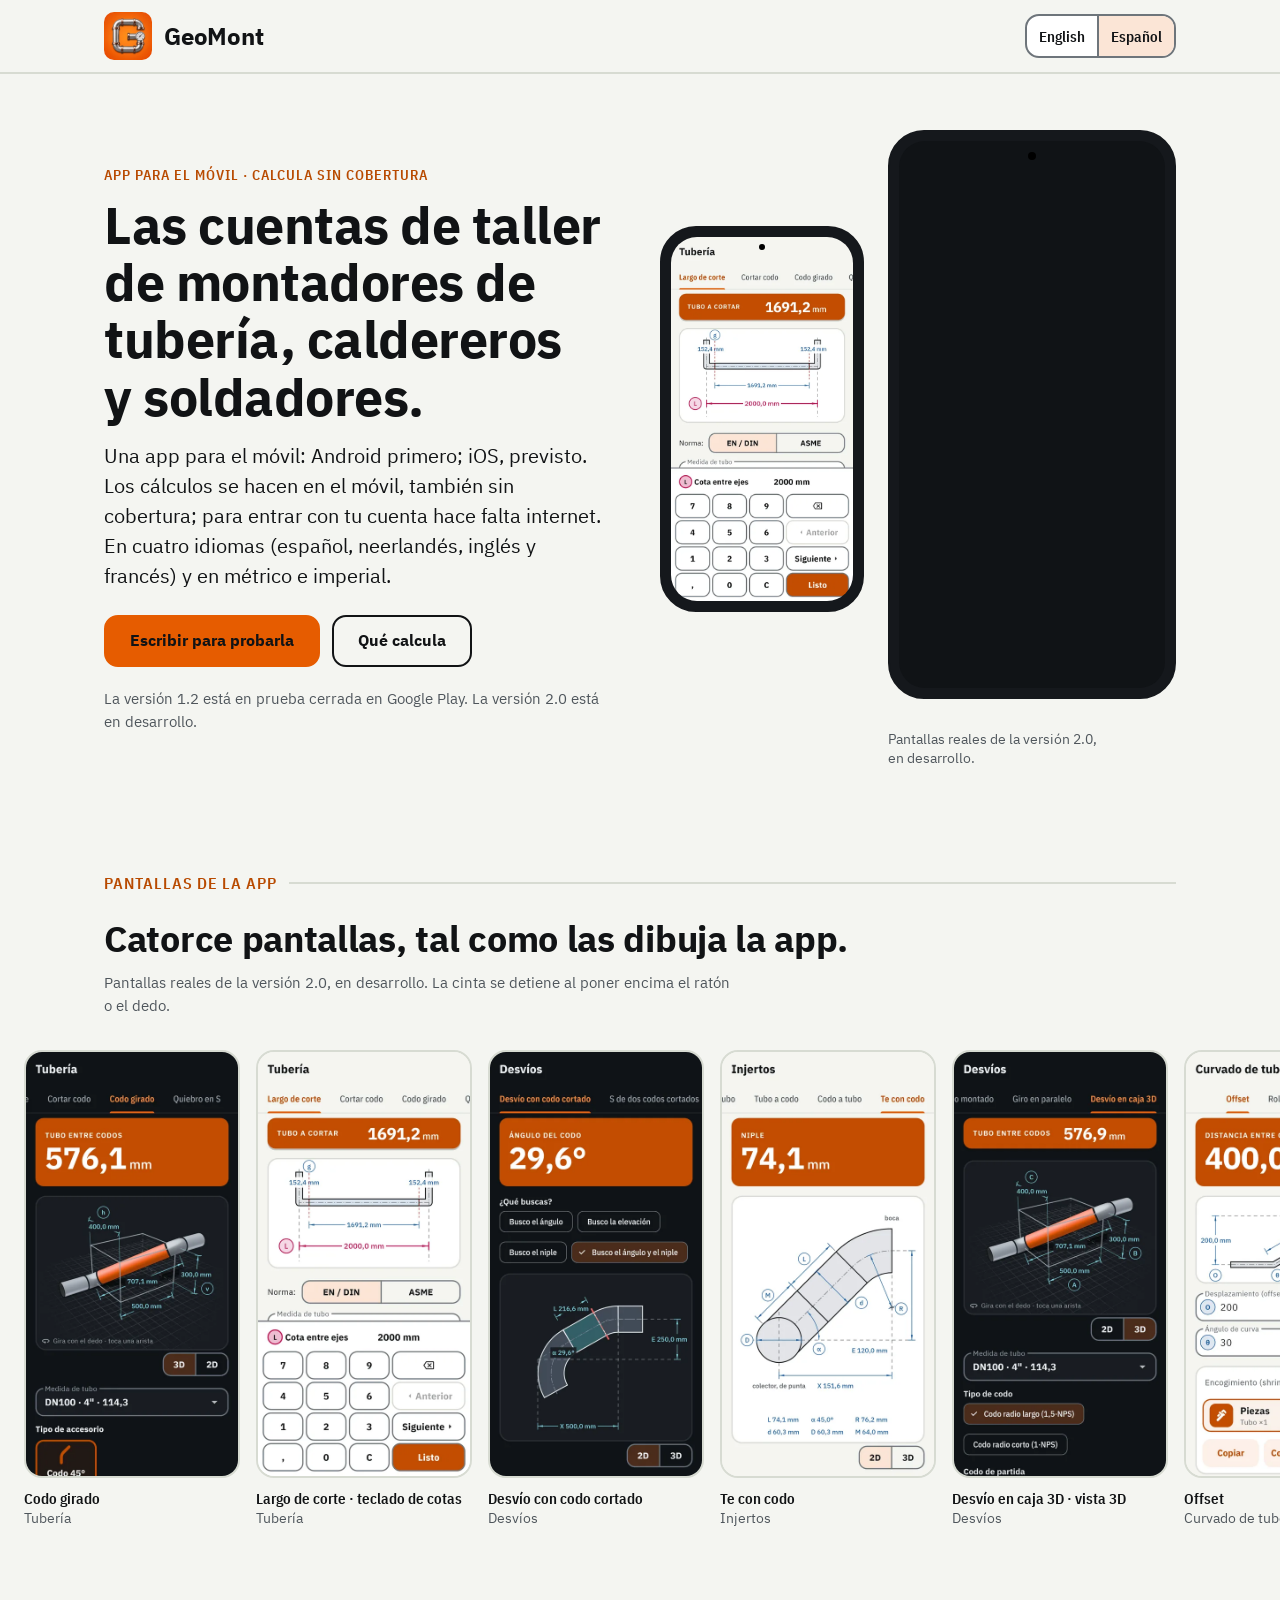
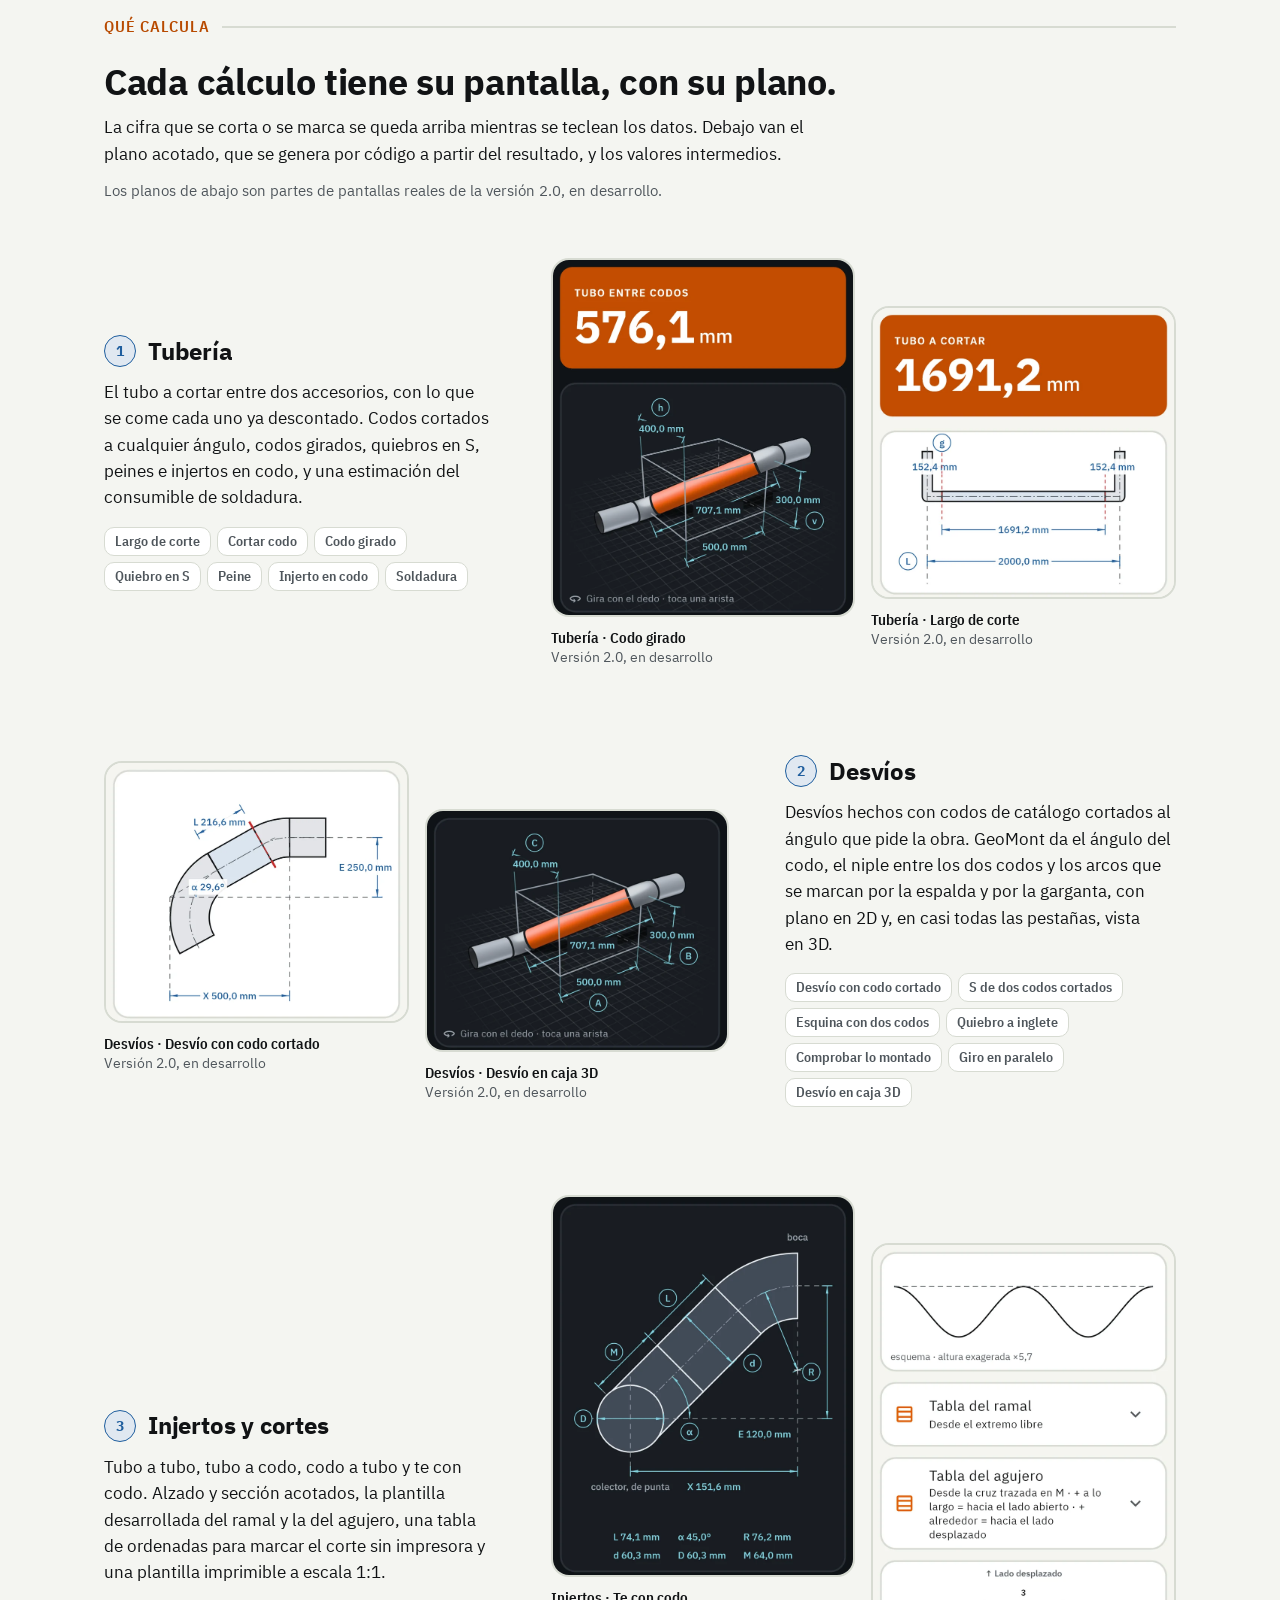
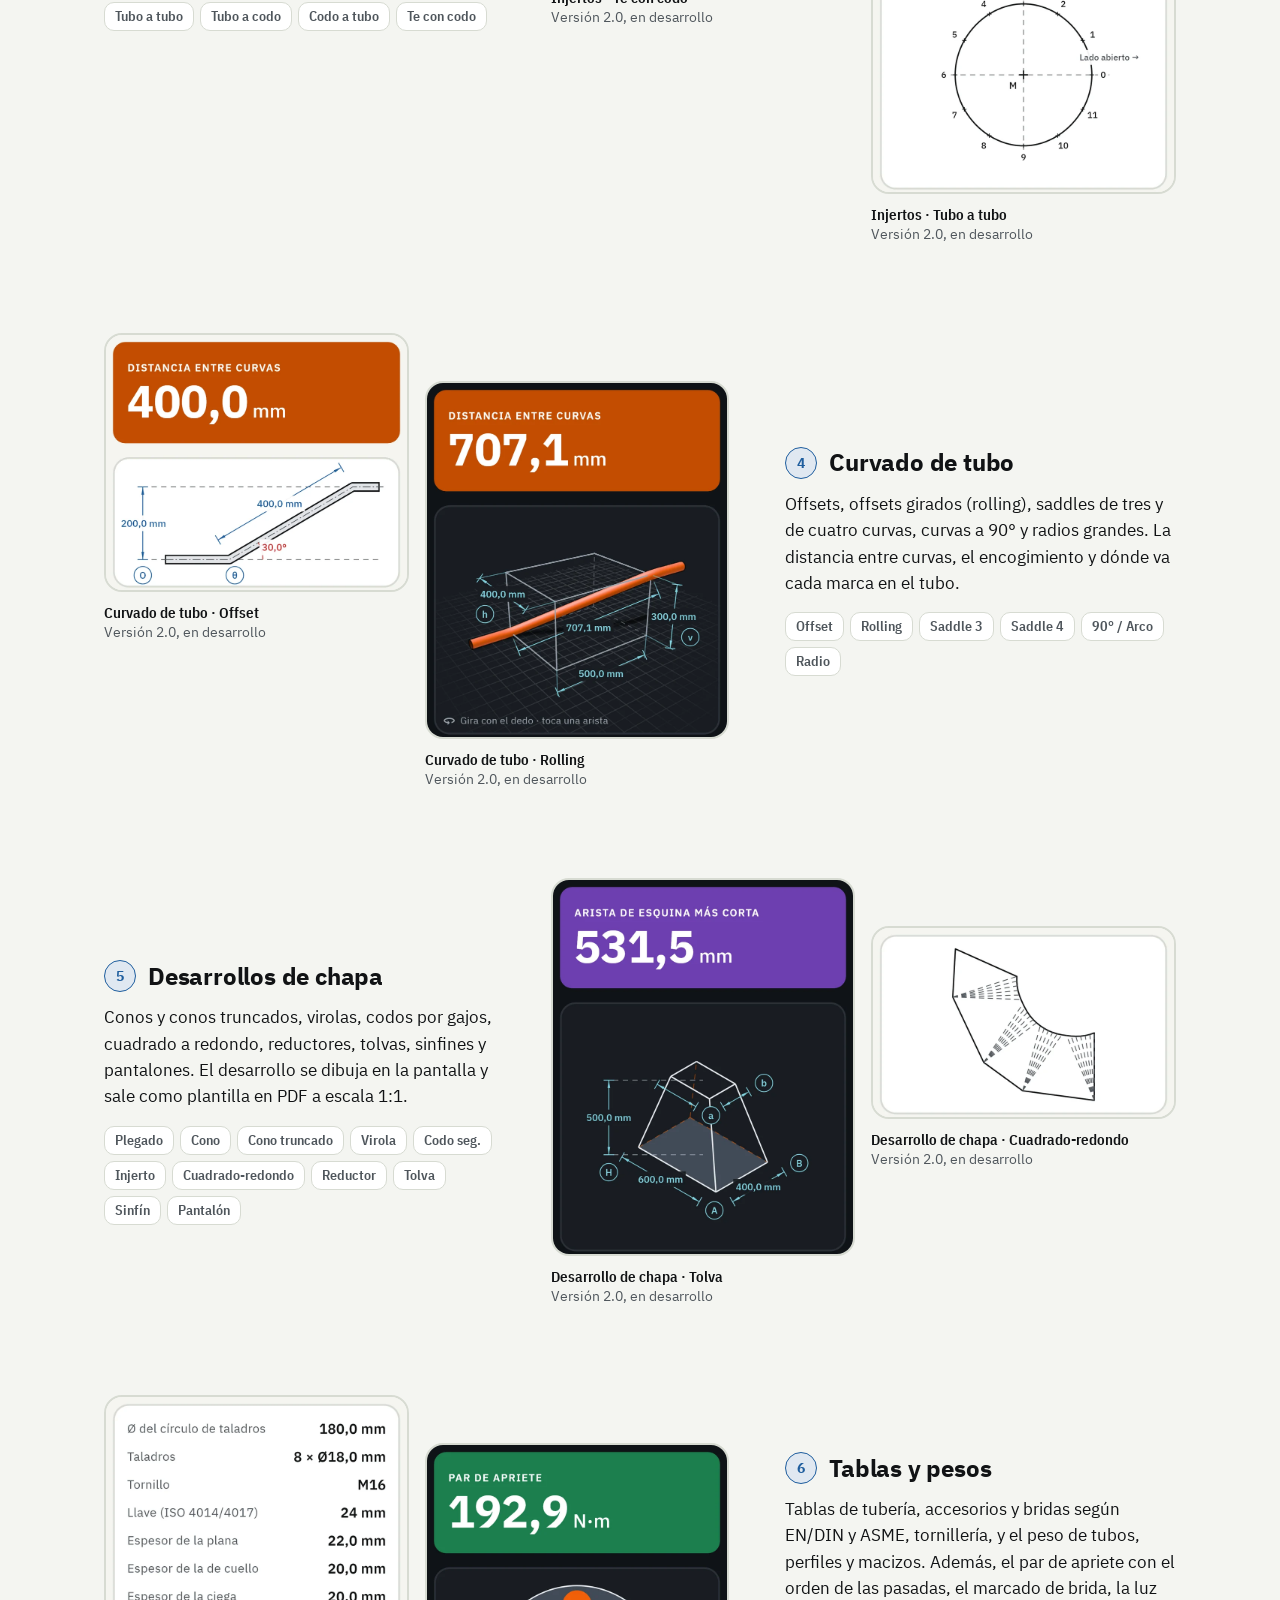
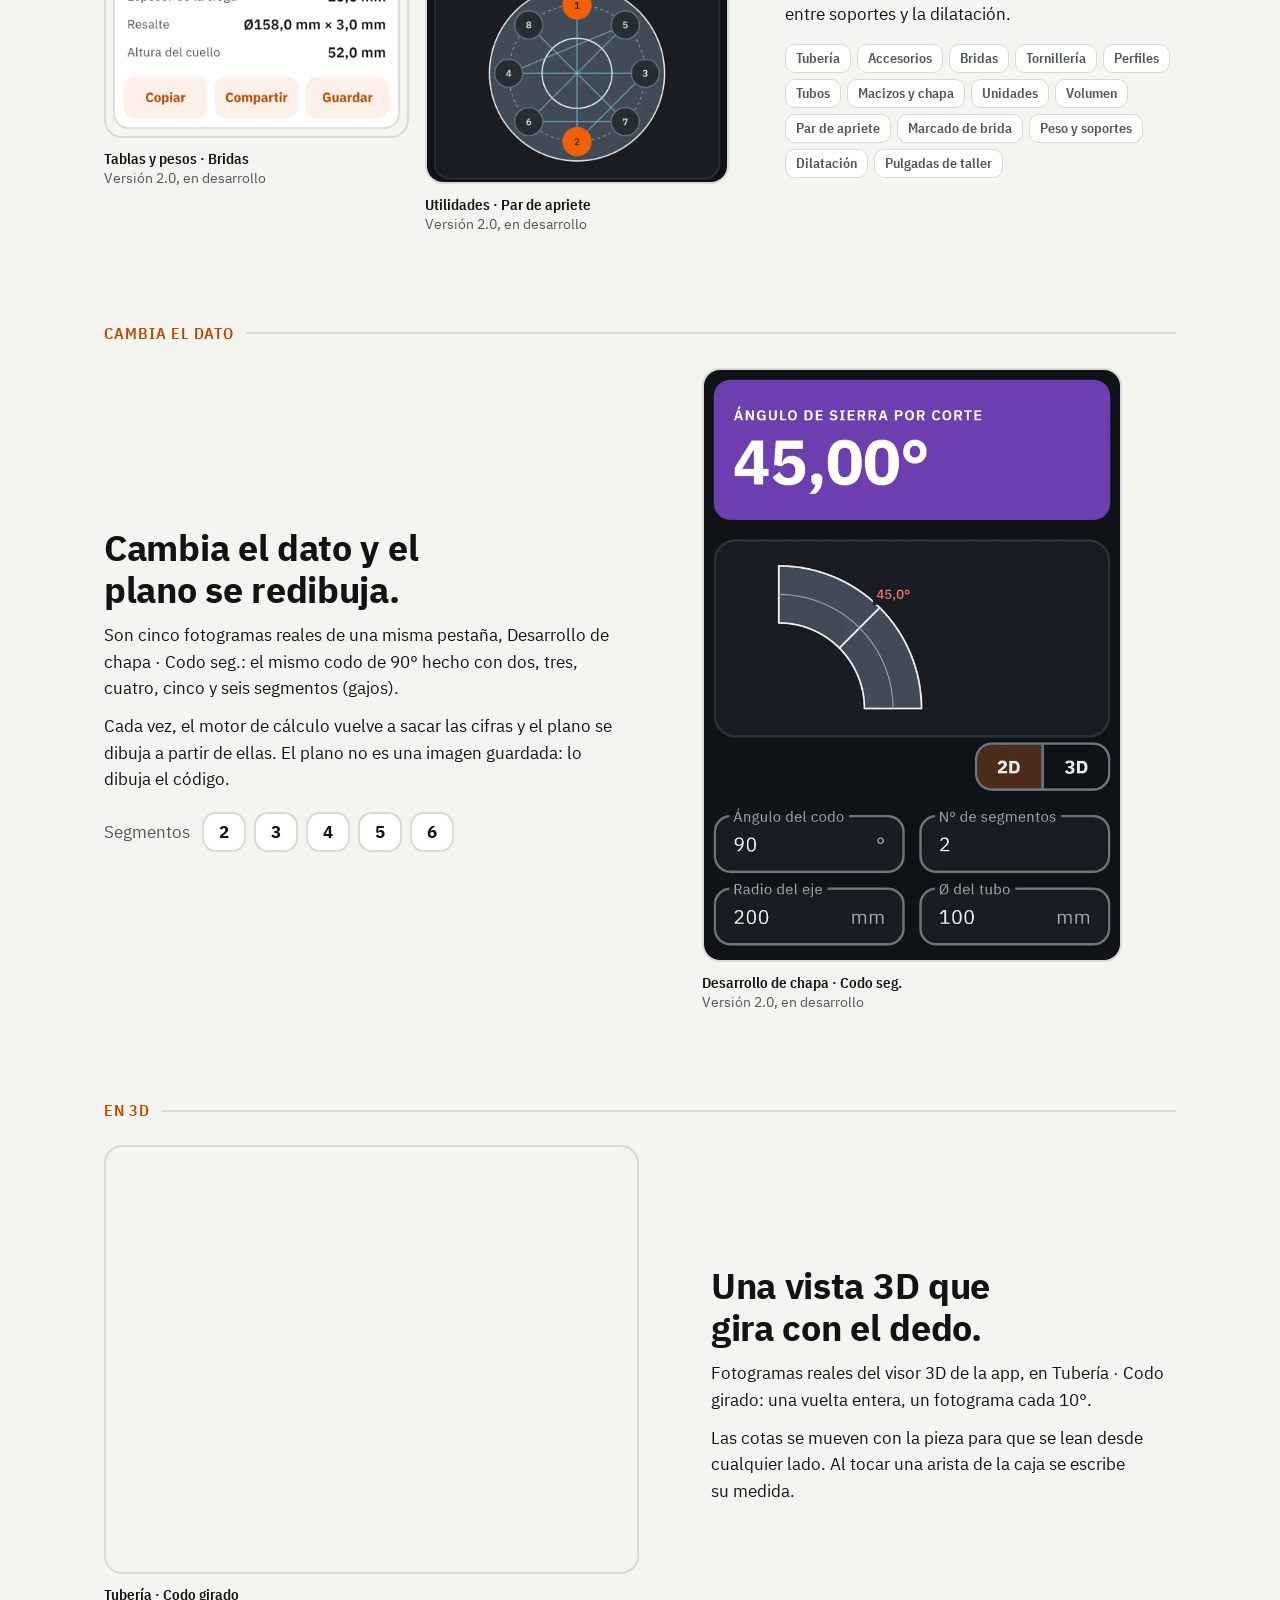
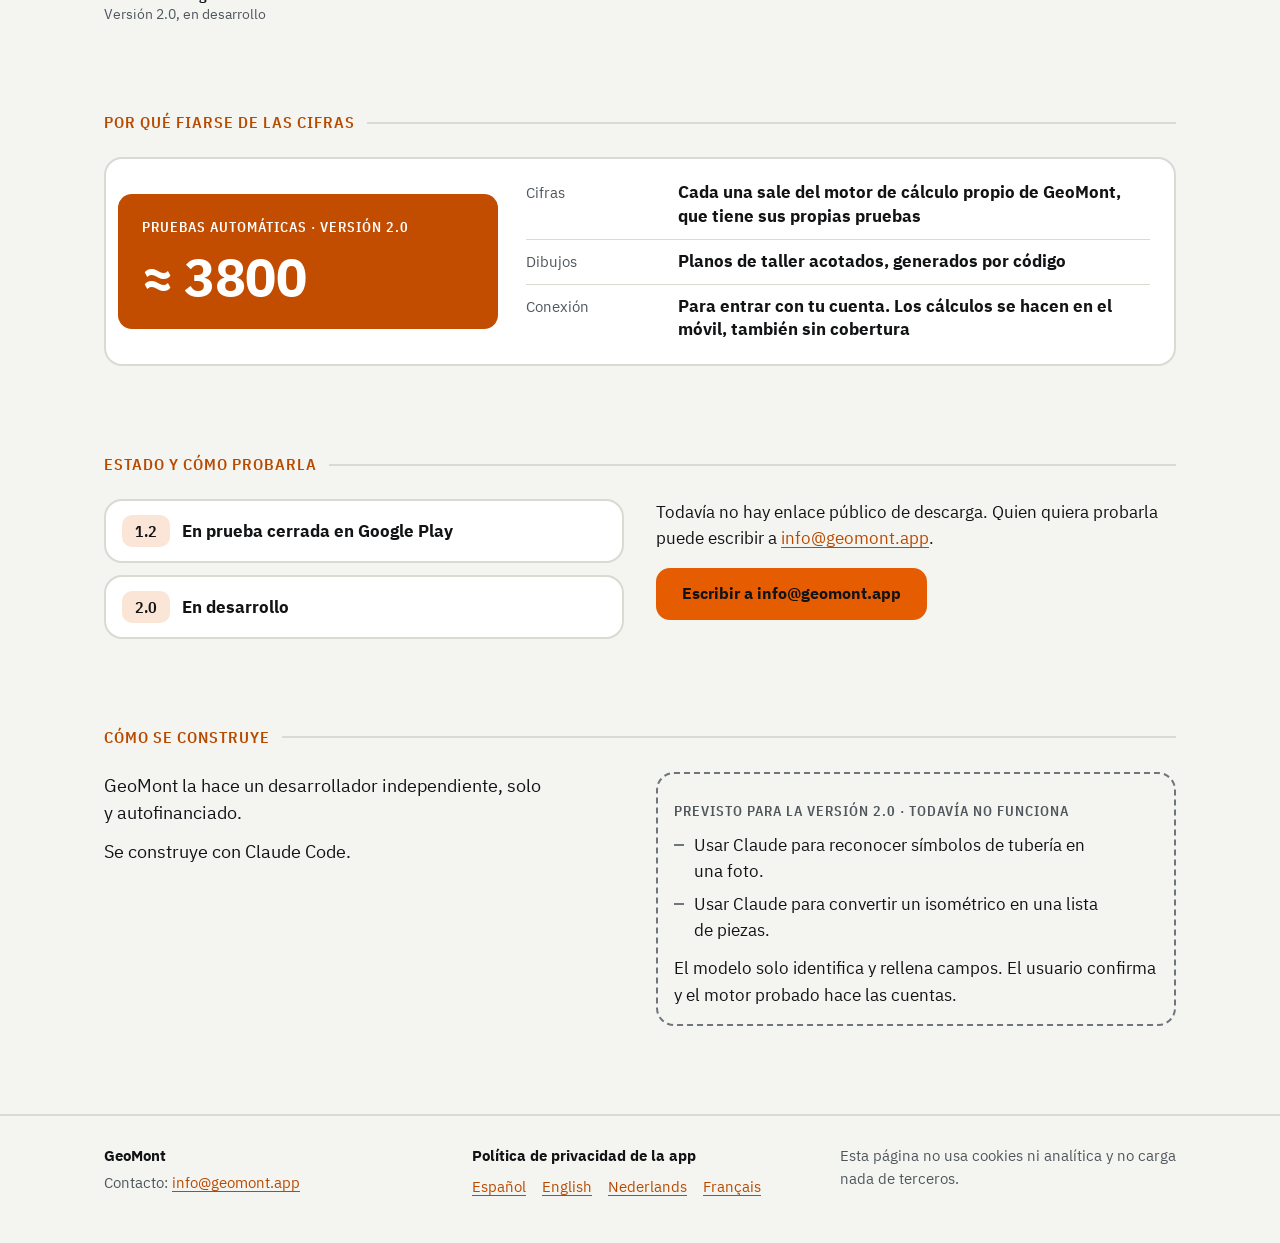
<file: es/index.html>
<!doctype html>
<html lang="es">
<head>
<meta charset="utf-8">
<meta name="viewport" content="width=device-width, initial-scale=1">
<title>GeoMont — las cuentas de taller de montadores de tubería, caldereros y soldadores</title>
<meta name="description" content="GeoMont es una app para el móvil que hace las cuentas de taller de montadores de tubería, caldereros y soldadores: desvíos de tubería, injertos, curvado, desarrollos de chapa y tablas de bridas y tornillos. Los cálculos se hacen en el móvil, también sin cobertura. En cuatro idiomas, en métrico e imperial.">
<meta name="color-scheme" content="light dark">
<meta name="theme-color" content="#F4F5F1" media="(prefers-color-scheme: light)">
<meta name="theme-color" content="#101316" media="(prefers-color-scheme: dark)">
<link rel="canonical" href="https://geomont.app/es/">
<link rel="alternate" hreflang="en" href="https://geomont.app/">
<link rel="alternate" hreflang="es" href="https://geomont.app/es/">
<link rel="alternate" hreflang="x-default" href="https://geomont.app/">
<meta property="og:type" content="website">
<meta property="og:site_name" content="GeoMont">
<meta property="og:title" content="GeoMont — las cuentas de taller de montadores de tubería, caldereros y soldadores">
<meta property="og:description" content="Una app para el móvil: desvíos de tubería, injertos, curvado, desarrollos de chapa y tablas de bridas y tornillos. Los cálculos se hacen en el móvil, también sin cobertura. En cuatro idiomas, en métrico e imperial.">
<meta property="og:url" content="https://geomont.app/es/">
<meta property="og:image" content="https://geomont.app/img/icono-512.jpg">
<meta property="og:image:width" content="512">
<meta property="og:image:height" content="512">
<meta property="og:image:alt" content="Icono de la app GeoMont: una letra G hecha de tubo de acero, con un manómetro, sobre fondo naranja">
<meta name="twitter:card" content="summary">
<link rel="icon" href="../favicon.ico" sizes="16x16 32x32 48x48">
<link rel="icon" href="../img/icono-180.png" type="image/png" sizes="180x180">
<link rel="apple-touch-icon" href="../img/icono-180.png">
<link rel="stylesheet" href="../style.css">
</head>
<body>
<a class="saltar" href="#contenido">Saltar al contenido</a>

<header class="barra">
  <div class="ancho barra__fila">
    <div class="marca">
      <img src="../img/icono-144.webp" width="144" height="144" alt="Icono de la app GeoMont: una letra G hecha de tubo de acero, con un manómetro, sobre fondo naranja">
      <h1>GeoMont</h1>
    </div>
    <nav class="idiomas" aria-label="Idioma">
      <a href="../index.html" lang="en" hreflang="en">English</a>
      <a href="index.html" lang="es" hreflang="es" aria-current="page">Español</a>
    </nav>
  </div>
</header>

<main id="contenido">
  <section class="portada">
    <div class="ancho portada__rejilla">
      <div class="portada__texto">
        <p class="rotulo"><span class="trozo">App para el móvil</span> · <span class="trozo">calcula sin cobertura</span></p>
        <p class="titular">Las cuentas de taller de montadores de tubería, caldereros y soldadores.</p>
        <p class="entradilla">Una app para el móvil: Android primero; iOS, previsto. Los cálculos se hacen en el móvil, también sin cobertura; para entrar con tu cuenta hace falta internet. En cuatro idiomas (español, neerlandés, inglés y francés) y en métrico e imperial.</p>
      </div>
      <div class="escena">
        <div class="escena__detras movil movil--detras" aria-hidden="true">
          <div class="movil__pantalla"><img src="../img/es/cinta-tabCutLength-teclado-claro.webp" width="480" height="960" loading="lazy" decoding="async" alt=""></div>
        </div>
        <figure class="escena__delante" data-animada="entera">
          <div class="movil">
            <div class="movil__pantalla">
            <div class="pase" style="--i:0;--encoge:-5.94%;--fin:-40.969%">
              <img class="pase__cabeza" src="../img/es/arranque-tabRolled-cabeza.webp" width="560" height="162" decoding="sync" alt="" aria-hidden="true">
              <img class="pase__barra" src="../img/es/arranque-tabRolled-barra.webp" width="560" height="106" decoding="sync" alt="" aria-hidden="true">
              <div class="pase__cuerpo"><img src="../img/es/arranque-tabRolled-cuerpo.webp" width="560" height="1676" fetchpriority="high" decoding="sync" alt="Pantalla de GeoMont «Tubería · Codo girado», con el tema oscuro: un tubo entre dos codos de 45° dentro de una caja en 3D, con sus cotas, y el resultado, tubo entre codos."></div>
            </div>
            <div class="pase" style="--i:1;--encoge:-5.368%;--fin:-46.654%">
              <img class="pase__cabeza" src="../img/es/arranque-tabHopper-cabeza.webp" width="560" height="162" loading="lazy" decoding="async" alt="" aria-hidden="true">
              <img class="pase__barra" src="../img/es/arranque-tabHopper-barra.webp" width="560" height="106" loading="lazy" decoding="async" alt="" aria-hidden="true">
              <div class="pase__cuerpo"><img src="../img/es/arranque-tabHopper-cuerpo.webp" width="560" height="1855" loading="lazy" decoding="async" alt="Pantalla de GeoMont «Desarrollo de chapa · Tolva», con el tema oscuro: una tolva dibujada en perspectiva con sus cotas y el resultado, arista de esquina más corta."></div>
            </div>
            <div class="pase" style="--i:2;--encoge:-3.549%;--fin:-64.73%">
              <img class="pase__cabeza" src="../img/es/arranque-tabElbowTurn-cabeza.webp" width="560" height="162" loading="lazy" decoding="async" alt="" aria-hidden="true">
              <img class="pase__barra" src="../img/es/arranque-tabElbowTurn-barra.webp" width="560" height="106" loading="lazy" decoding="async" alt="" aria-hidden="true">
              <div class="pase__cuerpo"><img src="../img/es/arranque-tabElbowTurn-cuerpo.webp" width="560" height="2805" loading="lazy" decoding="async" alt="Pantalla de GeoMont «Desvíos · Desvío con codo cortado», con el tema oscuro: un desvío con codo cortado dibujado con su ángulo, su niple, su elevación y su avance, y el resultado, ángulo del codo."></div>
            </div>
            <div class="pase" style="--i:3;--encoge:-3.183%;--fin:-68.365%">
              <img class="pase__cabeza" src="../img/es/arranque-tabPipeToPipe-cabeza.webp" width="560" height="162" loading="lazy" decoding="async" alt="" aria-hidden="true">
              <img class="pase__barra" src="../img/es/arranque-tabPipeToPipe-barra.webp" width="560" height="106" loading="lazy" decoding="async" alt="" aria-hidden="true">
              <div class="pase__cuerpo"><img src="../img/es/arranque-tabPipeToPipe-cuerpo.webp" width="560" height="3127" loading="lazy" decoding="async" alt="Pantalla de GeoMont «Injertos · Tubo a tubo», con el tema oscuro: alzado y sección de un injerto sobre el tubo madre, con sus cotas, y el resultado, tubo a cortar."></div>
            </div>
            </div>
          </div>
          <figcaption class="pie-captura">
            <span class="pases-nombres">
            <strong style="--i:0">Tubería · Codo girado</strong>
            <strong style="--i:1">Desarrollo de chapa · Tolva</strong>
            <strong style="--i:2">Desvíos · Desvío con codo cortado</strong>
            <strong style="--i:3">Injertos · Tubo a tubo</strong>
            </span>
            Pantallas reales de la versión 2.0, en desarrollo.
          </figcaption>
        </figure>
      </div>
      <div class="portada__pie">
        <div class="acciones">
          <a class="boton boton--lleno" href="mailto:info@geomont.app?subject=GeoMont">Escribir para probarla</a>
          <a class="boton boton--contorno" href="#calcula">Qué calcula</a>
        </div>
        <p class="portada__estado">La versión 1.2 está en prueba cerrada en Google Play. La versión 2.0 está en desarrollo.</p>
      </div>
    </div>
  </section>

  <section class="seccion" id="pantallas" aria-labelledby="t-pantallas">
    <div class="ancho">
      <h2 class="rotulo-seccion" id="t-pantallas">Pantallas de la app</h2>
      <p class="frase">Catorce pantallas, tal como las dibuja la app.</p>
      <p class="nota">Pantallas reales de la versión 2.0, en desarrollo. <span class="si-mueve">La cinta se detiene al poner encima el ratón o el dedo.</span><span class="si-quieto">La cinta se recorre deslizándola hacia un lado.</span></p>
    </div>
    <div class="cinta" data-animada>
      <ul class="cinta__pista">
        <li>
          <figure>
            <div class="cinta__pantalla"><img src="../img/es/cinta-tabRolled-oscuro.webp" width="480" height="960" loading="lazy" decoding="async" alt="Pantalla de GeoMont «Tubería · Codo girado», con el tema oscuro: un tubo entre dos codos de 45° dentro de una caja en 3D, con sus cotas, y el resultado, tubo entre codos."></div>
            <figcaption class="pie-captura"><strong>Codo girado</strong><span>Tubería</span></figcaption>
          </figure>
        </li>
        <li>
          <figure>
            <div class="cinta__pantalla"><img src="../img/es/cinta-tabCutLength-teclado-claro.webp" width="480" height="960" loading="lazy" decoding="async" alt="Pantalla de GeoMont «Tubería · Largo de corte», con el tema claro: el teclado de cotas abierto en el campo de la cota entre ejes, que se resalta en el plano."></div>
            <figcaption class="pie-captura"><strong>Largo de corte · teclado de cotas</strong><span>Tubería</span></figcaption>
          </figure>
        </li>
        <li>
          <figure>
            <div class="cinta__pantalla"><img src="../img/es/cinta-tabElbowTurn-oscuro.webp" width="480" height="960" loading="lazy" decoding="async" alt="Pantalla de GeoMont «Desvíos · Desvío con codo cortado», con el tema oscuro: un desvío con codo cortado dibujado con su ángulo, su niple, su elevación y su avance, y el resultado, ángulo del codo."></div>
            <figcaption class="pie-captura"><strong>Desvío con codo cortado</strong><span>Desvíos</span></figcaption>
          </figure>
        </li>
        <li>
          <figure>
            <div class="cinta__pantalla"><img src="../img/es/cinta-tabTeeElbow-claro.webp" width="480" height="960" loading="lazy" decoding="async" alt="Pantalla de GeoMont «Injertos · Te con codo», con el tema claro: una te con un codo en su boca, dibujada con sus cotas, y el resultado, niple."></div>
            <figcaption class="pie-captura"><strong>Te con codo</strong><span>Injertos</span></figcaption>
          </figure>
        </li>
        <li>
          <figure>
            <div class="cinta__pantalla"><img src="../img/es/cinta-tabBoxOffset-3d-bajah0-oscuro.webp" width="480" height="960" loading="lazy" decoding="async" alt="Pantalla de GeoMont «Desvíos · Desvío en caja 3D», con el tema oscuro: la vista 3D de un desvío dentro de su caja, con sus tres medidas."></div>
            <figcaption class="pie-captura"><strong>Desvío en caja 3D · vista 3D</strong><span>Desvíos</span></figcaption>
          </figure>
        </li>
        <li>
          <figure>
            <div class="cinta__pantalla"><img src="../img/es/cinta-tabOffset-claro.webp" width="480" height="960" loading="lazy" decoding="async" alt="Pantalla de GeoMont «Curvado de tubo · Offset», con el tema claro: un offset dibujado con su desplazamiento y su ángulo, y el resultado, distancia entre curvas."></div>
            <figcaption class="pie-captura"><strong>Offset</strong><span>Curvado de tubo</span></figcaption>
          </figure>
        </li>
        <li>
          <figure>
            <div class="cinta__pantalla"><img src="../img/es/cinta-tabPipeToPipe-oscuro.webp" width="480" height="960" loading="lazy" decoding="async" alt="Pantalla de GeoMont «Injertos · Tubo a tubo», con el tema oscuro: alzado y sección de un injerto sobre el tubo madre, con sus cotas, y el resultado, tubo a cortar."></div>
            <figcaption class="pie-captura"><strong>Tubo a tubo</strong><span>Injertos</span></figcaption>
          </figure>
        </li>
        <li>
          <figure>
            <div class="cinta__pantalla"><img src="../img/es/cinta-tabPipeToPipe-bajah1-claro.webp" width="480" height="960" loading="lazy" decoding="async" alt="Pantalla de GeoMont «Injertos · Tubo a tubo», con el tema claro: la plantilla desarrollada del ramal, las tablas de ordenadas y el trazado del agujero."></div>
            <figcaption class="pie-captura"><strong>Tubo a tubo · plantilla</strong><span>Injertos</span></figcaption>
          </figure>
        </li>
        <li>
          <figure>
            <div class="cinta__pantalla"><img src="../img/es/cinta-tabRolling-oscuro.webp" width="480" height="960" loading="lazy" decoding="async" alt="Pantalla de GeoMont «Curvado de tubo · Rolling», con el tema oscuro: un offset girado dentro de una caja en 3D, con sus cotas, y el resultado, distancia entre curvas."></div>
            <figcaption class="pie-captura"><strong>Rolling</strong><span>Curvado de tubo</span></figcaption>
          </figure>
        </li>
        <li>
          <figure>
            <div class="cinta__pantalla"><img src="../img/es/cinta-tabSquareRound-claro.webp" width="480" height="960" loading="lazy" decoding="async" alt="Pantalla de GeoMont «Desarrollo de chapa · Cuadrado-redondo», con el tema claro: un cuadrado a redondo dibujado en perspectiva y el resultado, altura verdadera de un panel."></div>
            <figcaption class="pie-captura"><strong>Cuadrado-redondo</strong><span>Desarrollo de chapa</span></figcaption>
          </figure>
        </li>
        <li>
          <figure>
            <div class="cinta__pantalla"><img src="../img/es/cinta-tabElbow-oscuro.webp" width="480" height="960" loading="lazy" decoding="async" alt="Pantalla de GeoMont «Desarrollo de chapa · Codo seg.», con el tema oscuro: un codo de 90° hecho con cuatro gajos y el resultado, ángulo de sierra por corte."></div>
            <figcaption class="pie-captura"><strong>Codo seg.</strong><span>Desarrollo de chapa</span></figcaption>
          </figure>
        </li>
        <li>
          <figure>
            <div class="cinta__pantalla"><img src="../img/es/cinta-tabFlanges-claro.webp" width="480" height="960" loading="lazy" decoding="async" alt="Pantalla de GeoMont «Tablas y pesos · Bridas», con el tema claro: las medidas de una brida DN100 PN16 según EN 1092-1."></div>
            <figcaption class="pie-captura"><strong>Bridas</strong><span>Tablas y pesos</span></figcaption>
          </figure>
        </li>
        <li>
          <figure>
            <div class="cinta__pantalla"><img src="../img/es/cinta-tabHopper-oscuro.webp" width="480" height="960" loading="lazy" decoding="async" alt="Pantalla de GeoMont «Desarrollo de chapa · Tolva», con el tema oscuro: una tolva dibujada en perspectiva con sus cotas y el resultado, arista de esquina más corta."></div>
            <figcaption class="pie-captura"><strong>Tolva</strong><span>Desarrollo de chapa</span></figcaption>
          </figure>
        </li>
        <li>
          <figure>
            <div class="cinta__pantalla"><img src="../img/es/cinta-tabTorque-claro.webp" width="480" height="960" loading="lazy" decoding="async" alt="Pantalla de GeoMont «Utilidades · Par de apriete», con el tema claro: el orden de apriete de una brida de ocho tornillos y el resultado, par de apriete."></div>
            <figcaption class="pie-captura"><strong>Par de apriete</strong><span>Utilidades</span></figcaption>
          </figure>
        </li>
        <li aria-hidden="true">
          <figure>
            <div class="cinta__pantalla"><img src="../img/es/cinta-tabRolled-oscuro.webp" width="480" height="960" loading="lazy" decoding="async" alt=""></div>
            <figcaption class="pie-captura"><strong>Codo girado</strong><span>Tubería</span></figcaption>
          </figure>
        </li>
        <li aria-hidden="true">
          <figure>
            <div class="cinta__pantalla"><img src="../img/es/cinta-tabCutLength-teclado-claro.webp" width="480" height="960" loading="lazy" decoding="async" alt=""></div>
            <figcaption class="pie-captura"><strong>Largo de corte · teclado de cotas</strong><span>Tubería</span></figcaption>
          </figure>
        </li>
        <li aria-hidden="true">
          <figure>
            <div class="cinta__pantalla"><img src="../img/es/cinta-tabElbowTurn-oscuro.webp" width="480" height="960" loading="lazy" decoding="async" alt=""></div>
            <figcaption class="pie-captura"><strong>Desvío con codo cortado</strong><span>Desvíos</span></figcaption>
          </figure>
        </li>
        <li aria-hidden="true">
          <figure>
            <div class="cinta__pantalla"><img src="../img/es/cinta-tabTeeElbow-claro.webp" width="480" height="960" loading="lazy" decoding="async" alt=""></div>
            <figcaption class="pie-captura"><strong>Te con codo</strong><span>Injertos</span></figcaption>
          </figure>
        </li>
        <li aria-hidden="true">
          <figure>
            <div class="cinta__pantalla"><img src="../img/es/cinta-tabBoxOffset-3d-bajah0-oscuro.webp" width="480" height="960" loading="lazy" decoding="async" alt=""></div>
            <figcaption class="pie-captura"><strong>Desvío en caja 3D · vista 3D</strong><span>Desvíos</span></figcaption>
          </figure>
        </li>
        <li aria-hidden="true">
          <figure>
            <div class="cinta__pantalla"><img src="../img/es/cinta-tabOffset-claro.webp" width="480" height="960" loading="lazy" decoding="async" alt=""></div>
            <figcaption class="pie-captura"><strong>Offset</strong><span>Curvado de tubo</span></figcaption>
          </figure>
        </li>
        <li aria-hidden="true">
          <figure>
            <div class="cinta__pantalla"><img src="../img/es/cinta-tabPipeToPipe-oscuro.webp" width="480" height="960" loading="lazy" decoding="async" alt=""></div>
            <figcaption class="pie-captura"><strong>Tubo a tubo</strong><span>Injertos</span></figcaption>
          </figure>
        </li>
        <li aria-hidden="true">
          <figure>
            <div class="cinta__pantalla"><img src="../img/es/cinta-tabPipeToPipe-bajah1-claro.webp" width="480" height="960" loading="lazy" decoding="async" alt=""></div>
            <figcaption class="pie-captura"><strong>Tubo a tubo · plantilla</strong><span>Injertos</span></figcaption>
          </figure>
        </li>
        <li aria-hidden="true">
          <figure>
            <div class="cinta__pantalla"><img src="../img/es/cinta-tabRolling-oscuro.webp" width="480" height="960" loading="lazy" decoding="async" alt=""></div>
            <figcaption class="pie-captura"><strong>Rolling</strong><span>Curvado de tubo</span></figcaption>
          </figure>
        </li>
        <li aria-hidden="true">
          <figure>
            <div class="cinta__pantalla"><img src="../img/es/cinta-tabSquareRound-claro.webp" width="480" height="960" loading="lazy" decoding="async" alt=""></div>
            <figcaption class="pie-captura"><strong>Cuadrado-redondo</strong><span>Desarrollo de chapa</span></figcaption>
          </figure>
        </li>
        <li aria-hidden="true">
          <figure>
            <div class="cinta__pantalla"><img src="../img/es/cinta-tabElbow-oscuro.webp" width="480" height="960" loading="lazy" decoding="async" alt=""></div>
            <figcaption class="pie-captura"><strong>Codo seg.</strong><span>Desarrollo de chapa</span></figcaption>
          </figure>
        </li>
        <li aria-hidden="true">
          <figure>
            <div class="cinta__pantalla"><img src="../img/es/cinta-tabFlanges-claro.webp" width="480" height="960" loading="lazy" decoding="async" alt=""></div>
            <figcaption class="pie-captura"><strong>Bridas</strong><span>Tablas y pesos</span></figcaption>
          </figure>
        </li>
        <li aria-hidden="true">
          <figure>
            <div class="cinta__pantalla"><img src="../img/es/cinta-tabHopper-oscuro.webp" width="480" height="960" loading="lazy" decoding="async" alt=""></div>
            <figcaption class="pie-captura"><strong>Tolva</strong><span>Desarrollo de chapa</span></figcaption>
          </figure>
        </li>
        <li aria-hidden="true">
          <figure>
            <div class="cinta__pantalla"><img src="../img/es/cinta-tabTorque-claro.webp" width="480" height="960" loading="lazy" decoding="async" alt=""></div>
            <figcaption class="pie-captura"><strong>Par de apriete</strong><span>Utilidades</span></figcaption>
          </figure>
        </li>
      </ul>
    </div>
  </section>

  <section class="seccion" id="calcula" aria-labelledby="t-calcula">
    <div class="ancho">
      <h2 class="rotulo-seccion" id="t-calcula">Qué calcula</h2>
      <p class="frase">Cada cálculo tiene su pantalla, con su plano.</p>
      <p class="entrada">La cifra que se corta o se marca se queda arriba mientras se teclean los datos. Debajo van el plano acotado, que se genera por código a partir del resultado, y los valores intermedios.</p>
      <p class="nota">Los planos de abajo son partes de pantallas reales de la versión 2.0, en desarrollo.</p>
      <div class="familias">
        <article class="familia">
          <div class="familia__texto">
            <h3>Tubería</h3>
            <p>El tubo a cortar entre dos accesorios, con lo que se come cada uno ya descontado. Codos cortados a cualquier ángulo, codos girados, quiebros en S, peines e injertos en codo, y una estimación del consumible de soldadura.</p>
            <ul class="familia__pestanas">
              <li>Largo de corte</li>
              <li>Cortar codo</li>
              <li>Codo girado</li>
              <li>Quiebro en S</li>
              <li>Peine</li>
              <li>Injerto en codo</li>
              <li>Soldadura</li>
            </ul>
          </div>
          <div class="familia__imagenes">
            <figure class="plano">
              <a class="plano__marco" href="../img/es/familia-tuberia-1.webp"><img src="../img/es/familia-tuberia-1.webp" width="800" height="943" loading="lazy" decoding="async" alt="Parte de la pantalla de GeoMont «Tubería · Codo girado», con el tema oscuro: el resultado, tubo entre codos, y la caja en 3D con el tubo y sus cotas."></a>
              <figcaption class="pie-captura"><strong>Tubería · Codo girado</strong>Versión 2.0, en desarrollo</figcaption>
            </figure>
            <figure class="plano">
              <a class="plano__marco" href="../img/es/familia-tuberia-2.webp"><img src="../img/es/familia-tuberia-2.webp" width="800" height="768" loading="lazy" decoding="async" alt="Parte de la pantalla de GeoMont «Tubería · Largo de corte», con el tema claro: el resultado, tubo a cortar, y el tubo entre dos codos con sus cotas."></a>
              <figcaption class="pie-captura"><strong>Tubería · Largo de corte</strong>Versión 2.0, en desarrollo</figcaption>
            </figure>
          </div>
        </article>
        <article class="familia">
          <div class="familia__texto">
            <h3>Desvíos</h3>
            <p>Desvíos hechos con codos de catálogo cortados al ángulo que pide la obra. GeoMont da el ángulo del codo, el niple entre los dos codos y los arcos que se marcan por la espalda y por la garganta, con plano en 2D y, en casi todas las pestañas, vista en 3D.</p>
            <ul class="familia__pestanas">
              <li>Desvío con codo cortado</li>
              <li>S de dos codos cortados</li>
              <li>Esquina con dos codos</li>
              <li>Quiebro a inglete</li>
              <li>Comprobar lo montado</li>
              <li>Giro en paralelo</li>
              <li>Desvío en caja 3D</li>
            </ul>
          </div>
          <div class="familia__imagenes">
            <figure class="plano">
              <a class="plano__marco" href="../img/es/familia-desvios-1.webp"><img src="../img/es/familia-desvios-1.webp" width="800" height="689" loading="lazy" decoding="async" alt="Parte de la pantalla de GeoMont «Desvíos · Desvío con codo cortado», con el tema claro: el plano de un desvío con codo cortado: su ángulo, su niple, su elevación y su avance."></a>
              <figcaption class="pie-captura"><strong>Desvíos · Desvío con codo cortado</strong>Versión 2.0, en desarrollo</figcaption>
            </figure>
            <figure class="plano">
              <a class="plano__marco" href="../img/es/familia-desvios-2.webp"><img src="../img/es/familia-desvios-2.webp" width="800" height="636" loading="lazy" decoding="async" alt="Parte de la pantalla de GeoMont «Desvíos · Desvío en caja 3D», con el tema oscuro: la vista 3D de un desvío dentro de su caja, con sus tres medidas."></a>
              <figcaption class="pie-captura"><strong>Desvíos · Desvío en caja 3D</strong>Versión 2.0, en desarrollo</figcaption>
            </figure>
          </div>
        </article>
        <article class="familia">
          <div class="familia__texto">
            <h3>Injertos y cortes</h3>
            <p>Tubo a tubo, tubo a codo, codo a tubo y te con codo. Alzado y sección acotados, la plantilla desarrollada del ramal y la del agujero, una tabla de ordenadas para marcar el corte sin impresora y una plantilla imprimible a escala 1:1.</p>
            <ul class="familia__pestanas">
              <li>Tubo a tubo</li>
              <li>Tubo a codo</li>
              <li>Codo a tubo</li>
              <li>Te con codo</li>
            </ul>
          </div>
          <div class="familia__imagenes">
            <figure class="plano">
              <a class="plano__marco" href="../img/es/familia-injertos-1.webp"><img src="../img/es/familia-injertos-1.webp" width="800" height="1004" loading="lazy" decoding="async" alt="Parte de la pantalla de GeoMont «Injertos · Te con codo», con el tema oscuro: el plano de una te con un codo en su boca, con sus cotas."></a>
              <figcaption class="pie-captura"><strong>Injertos · Te con codo</strong>Versión 2.0, en desarrollo</figcaption>
            </figure>
            <figure class="plano">
              <a class="plano__marco" href="../img/es/familia-injertos-2.webp"><img src="../img/es/familia-injertos-2.webp" width="800" height="1456" loading="lazy" decoding="async" alt="Parte de la pantalla de GeoMont «Injertos · Tubo a tubo», con el tema claro: la plantilla desarrollada del ramal, las dos tablas de ordenadas y el trazado del agujero con sus puntos numerados."></a>
              <figcaption class="pie-captura"><strong>Injertos · Tubo a tubo</strong>Versión 2.0, en desarrollo</figcaption>
            </figure>
          </div>
        </article>
        <article class="familia">
          <div class="familia__texto">
            <h3>Curvado de tubo</h3>
            <p>Offsets, offsets girados (rolling), saddles de tres y de cuatro curvas, curvas a 90° y radios grandes. La distancia entre curvas, el encogimiento y dónde va cada marca en el tubo.</p>
            <ul class="familia__pestanas">
              <li>Offset</li>
              <li>Rolling</li>
              <li>Saddle 3</li>
              <li>Saddle 4</li>
              <li>90° / Arco</li>
              <li>Radio</li>
            </ul>
          </div>
          <div class="familia__imagenes">
            <figure class="plano">
              <a class="plano__marco" href="../img/es/familia-curvado-1.webp"><img src="../img/es/familia-curvado-1.webp" width="800" height="679" loading="lazy" decoding="async" alt="Parte de la pantalla de GeoMont «Curvado de tubo · Offset», con el tema claro: el resultado, distancia entre curvas, y el offset dibujado con su desplazamiento y su ángulo."></a>
              <figcaption class="pie-captura"><strong>Curvado de tubo · Offset</strong>Versión 2.0, en desarrollo</figcaption>
            </figure>
            <figure class="plano">
              <a class="plano__marco" href="../img/es/familia-curvado-2.webp"><img src="../img/es/familia-curvado-2.webp" width="800" height="943" loading="lazy" decoding="async" alt="Parte de la pantalla de GeoMont «Curvado de tubo · Rolling», con el tema oscuro: el resultado, distancia entre curvas, y el offset girado dentro de una caja en 3D."></a>
              <figcaption class="pie-captura"><strong>Curvado de tubo · Rolling</strong>Versión 2.0, en desarrollo</figcaption>
            </figure>
          </div>
        </article>
        <article class="familia">
          <div class="familia__texto">
            <h3>Desarrollos de chapa</h3>
            <p>Conos y conos truncados, virolas, codos por gajos, cuadrado a redondo, reductores, tolvas, sinfines y pantalones. El desarrollo se dibuja en la pantalla y sale como plantilla en PDF a escala 1:1.</p>
            <ul class="familia__pestanas">
              <li>Plegado</li>
              <li>Cono</li>
              <li>Cono truncado</li>
              <li>Virola</li>
              <li>Codo seg.</li>
              <li>Injerto</li>
              <li>Cuadrado-redondo</li>
              <li>Reductor</li>
              <li>Tolva</li>
              <li>Sinfín</li>
              <li>Pantalón</li>
            </ul>
          </div>
          <div class="familia__imagenes">
            <figure class="plano">
              <a class="plano__marco" href="../img/es/familia-chapa-1.webp"><img src="../img/es/familia-chapa-1.webp" width="800" height="996" loading="lazy" decoding="async" alt="Parte de la pantalla de GeoMont «Desarrollo de chapa · Tolva», con el tema oscuro: el resultado, arista de esquina más corta, y la tolva dibujada en perspectiva con sus cotas."></a>
              <figcaption class="pie-captura"><strong>Desarrollo de chapa · Tolva</strong>Versión 2.0, en desarrollo</figcaption>
            </figure>
            <figure class="plano">
              <a class="plano__marco" href="../img/es/familia-chapa-2.webp"><img src="../img/es/familia-chapa-2.webp" width="800" height="502" loading="lazy" decoding="async" alt="Parte de la pantalla de GeoMont «Desarrollo de chapa · Cuadrado-redondo», con el tema claro: el desarrollo de un cuadrado a redondo, con sus líneas de plegado."></a>
              <figcaption class="pie-captura"><strong>Desarrollo de chapa · Cuadrado-redondo</strong>Versión 2.0, en desarrollo</figcaption>
            </figure>
          </div>
        </article>
        <article class="familia">
          <div class="familia__texto">
            <h3>Tablas y pesos</h3>
            <p>Tablas de tubería, accesorios y bridas según EN/DIN y ASME, tornillería, y el peso de tubos, perfiles y macizos. Además, el par de apriete con el orden de las pasadas, el marcado de brida, la luz entre soportes y la dilatación.</p>
            <ul class="familia__pestanas">
              <li>Tubería</li>
              <li>Accesorios</li>
              <li>Bridas</li>
              <li>Tornillería</li>
              <li>Perfiles</li>
              <li>Tubos</li>
              <li>Macizos y chapa</li>
              <li>Unidades</li>
              <li>Volumen</li>
              <li>Par de apriete</li>
              <li>Marcado de brida</li>
              <li>Peso y soportes</li>
              <li>Dilatación</li>
              <li>Pulgadas de taller</li>
            </ul>
          </div>
          <div class="familia__imagenes">
            <figure class="plano">
              <a class="plano__marco" href="../img/es/familia-tablas-1.webp"><img src="../img/es/familia-tablas-1.webp" width="800" height="902" loading="lazy" decoding="async" alt="Parte de la pantalla de GeoMont «Tablas y pesos · Bridas», con el tema claro: la tabla de una brida DN100 PN16: círculo de taladros, taladros, tornillo, llave y espesores."></a>
              <figcaption class="pie-captura"><strong>Tablas y pesos · Bridas</strong>Versión 2.0, en desarrollo</figcaption>
            </figure>
            <figure class="plano">
              <a class="plano__marco" href="../img/es/familia-tablas-2.webp"><img src="../img/es/familia-tablas-2.webp" width="800" height="898" loading="lazy" decoding="async" alt="Parte de la pantalla de GeoMont «Utilidades · Par de apriete», con el tema oscuro: el resultado, par de apriete, y el orden de apriete dibujado sobre una brida de ocho tornillos."></a>
              <figcaption class="pie-captura"><strong>Utilidades · Par de apriete</strong>Versión 2.0, en desarrollo</figcaption>
            </figure>
          </div>
        </article>
      </div>
    </div>
  </section>

  <section class="seccion" id="redibuja" aria-labelledby="t-redibuja">
    <div class="ancho">
      <h2 class="rotulo-seccion" id="t-redibuja">Cambia el dato</h2>
      <div class="dos-partes" data-animada="entera">
        <div>
          <p class="frase">Cambia el dato y el plano se redibuja.</p>
          <div class="entrada">
          <p>Son cinco fotogramas reales de una misma pestaña, Desarrollo de chapa · Codo seg.: el mismo codo de 90° hecho con dos, tres, cuatro, cinco y seis segmentos (gajos).</p>
          <p>Cada vez, el motor de cálculo vuelve a sacar las cifras y el plano se dibuja a partir de ellas. El plano no es una imagen guardada: lo dibuja el código.</p>
          </div>
          <ol class="datos__valores">
            <li class="datos__rotulo">Segmentos</li>
            <li style="--i:0">2</li>
            <li style="--i:1">3</li>
            <li style="--i:2">4</li>
            <li style="--i:3">5</li>
            <li style="--i:4">6</li>
          </ol>
        </div>
        <figure>
          <div class="datos__cuadros">
          <img src="../img/es/datos-n2.webp" width="720" height="1021" loading="lazy" decoding="async" style="--i:0" alt="Pantalla de GeoMont «Desarrollo de chapa · Codo seg.», con el tema oscuro y 2 segmentos: el ángulo de sierra por corte, el codo dibujado con sus gajos y los campos con los datos.">
          <img src="../img/es/datos-n3.webp" width="720" height="1021" loading="lazy" decoding="async" style="--i:1" alt="Pantalla de GeoMont «Desarrollo de chapa · Codo seg.», con el tema oscuro y 3 segmentos: el ángulo de sierra por corte, el codo dibujado con sus gajos y los campos con los datos.">
          <img src="../img/es/datos-n4.webp" width="720" height="1021" loading="lazy" decoding="async" style="--i:2" alt="Pantalla de GeoMont «Desarrollo de chapa · Codo seg.», con el tema oscuro y 4 segmentos: el ángulo de sierra por corte, el codo dibujado con sus gajos y los campos con los datos.">
          <img src="../img/es/datos-n5.webp" width="720" height="1021" loading="lazy" decoding="async" style="--i:3" alt="Pantalla de GeoMont «Desarrollo de chapa · Codo seg.», con el tema oscuro y 5 segmentos: el ángulo de sierra por corte, el codo dibujado con sus gajos y los campos con los datos.">
          <img src="../img/es/datos-n6.webp" width="720" height="1021" loading="lazy" decoding="async" style="--i:4" alt="Pantalla de GeoMont «Desarrollo de chapa · Codo seg.», con el tema oscuro y 6 segmentos: el ángulo de sierra por corte, el codo dibujado con sus gajos y los campos con los datos.">
          </div>
          <figcaption class="pie-captura"><strong>Desarrollo de chapa · Codo seg.</strong>Versión 2.0, en desarrollo</figcaption>
        </figure>
      </div>
    </div>
  </section>

  <section class="seccion" id="tresd" aria-labelledby="t-tresd">
    <div class="ancho">
      <h2 class="rotulo-seccion" id="t-tresd">En 3D</h2>
      <div class="dos-partes dos-partes--giro">
        <div>
          <p class="frase">Una vista 3D que gira con el dedo.</p>
          <div class="entrada">
          <p>Fotogramas reales del visor 3D de la app, en Tubería · Codo girado: una vuelta entera, un fotograma cada 10°.</p>
          <p>Las cotas se mueven con la pieza para que se lean desde cualquier lado. Al tocar una arista de la caja se escribe su medida.</p>
          </div>
        </div>
        <figure>
          <div class="giro__marco">
            <div class="giro__ventana" data-animada="entera" style="--cuadro:492 / 394;--cuadro-grande:656 / 525">
              <picture>
              <source media="(prefers-color-scheme: dark) and (min-width: 900px)" srcset="../img/es/giro-oscuro-grande.webp">
              <source media="(prefers-color-scheme: dark)" srcset="../img/es/giro-oscuro.webp">
              <source media="(min-width: 900px)" srcset="../img/es/giro-claro-grande.webp">
                <img src="../img/es/giro-claro.webp" width="2952" height="2364" loading="lazy" decoding="async" alt="La vista 3D de GeoMont en «Tubería · Codo girado»: un tubo entre dos codos de 45° dentro de una caja, con la altura, el desplazamiento y el largo del tubo acotados. En la página da una vuelta entera.">
              </picture>
            </div>
          </div>
          <figcaption class="pie-captura"><strong>Tubería · Codo girado</strong>Versión 2.0, en desarrollo</figcaption>
        </figure>
      </div>
    </div>
  </section>

  <section class="seccion" id="cifras" aria-labelledby="t-cifras">
    <div class="ancho">
      <h2 class="rotulo-seccion" id="t-cifras">Por qué fiarse de las cifras</h2>
      <div class="resultado">
        <div class="cifra">
          <p class="cifra__rotulo">Pruebas automáticas · versión 2.0</p>
          <p class="cifra__numero">≈ 3800</p>
        </div>
        <dl class="filas">
          <div><dt>Cifras</dt><dd>Cada una sale del motor de cálculo propio de GeoMont, que tiene sus propias pruebas</dd></div>
          <div><dt>Dibujos</dt><dd>Planos de taller acotados, generados por código</dd></div>
          <div><dt>Conexión</dt><dd>Para entrar con tu cuenta. Los cálculos se hacen en el móvil, también sin cobertura</dd></div>
        </dl>
      </div>
    </div>
  </section>

  <section class="seccion" id="estado" aria-labelledby="t-estado">
    <div class="ancho">
      <h2 class="rotulo-seccion" id="t-estado">Estado y cómo probarla</h2>
      <div class="dos">
        <ul class="versiones">
          <li><span class="version"><span class="oculto">Versión </span>1.2</span> En prueba cerrada en Google Play</li>
          <li><span class="version"><span class="oculto">Versión </span>2.0</span> En desarrollo</li>
        </ul>
        <div class="probar">
          <p>Todavía no hay enlace público de descarga. Quien quiera probarla puede escribir a <a href="mailto:info@geomont.app">info@geomont.app</a>.</p>
          <a class="boton boton--lleno" href="mailto:info@geomont.app?subject=GeoMont">Escribir a info@geomont.app</a>
        </div>
      </div>
    </div>
  </section>

  <section class="seccion" id="construccion" aria-labelledby="t-construccion">
    <div class="ancho">
      <h2 class="rotulo-seccion" id="t-construccion">Cómo se construye</h2>
      <div class="dos">
        <div class="construccion">
          <p>GeoMont la hace un desarrollador independiente, solo y autofinanciado.</p>
          <p>Se construye con Claude Code.</p>
        </div>
        <div class="previsto">
          <p class="rotulo"><span class="trozo">Previsto para la versión 2.0</span> · <span class="trozo">todavía no funciona</span></p>
          <ul>
            <li>Usar Claude para reconocer símbolos de tubería en una foto.</li>
            <li>Usar Claude para convertir un isométrico en una lista de piezas.</li>
          </ul>
          <p>El modelo solo identifica y rellena campos. El usuario confirma y el motor probado hace las cuentas.</p>
        </div>
      </div>
    </div>
  </section>
</main>

<footer class="pie">
  <div class="ancho pie__rejilla">
    <div>
      <p><strong>GeoMont</strong></p>
      <p>Contacto: <a href="mailto:info@geomont.app">info@geomont.app</a></p>
    </div>
    <div>
      <p><strong>Política de privacidad de la app</strong></p>
      <ul>
        <li><a href="https://geostyn.github.io/geomont-web/es.html" lang="es" hreflang="es">Español</a></li>
        <li><a href="https://geostyn.github.io/geomont-web/" lang="en" hreflang="en">English</a></li>
        <li><a href="https://geostyn.github.io/geomont-web/nl.html" lang="nl" hreflang="nl">Nederlands</a></li>
        <li><a href="https://geostyn.github.io/geomont-web/fr.html" lang="fr" hreflang="fr">Français</a></li>
      </ul>
    </div>
    <p>Esta página no usa cookies ni analítica y no carga nada de terceros.</p>
  </div>
</footer>
<script>
(function () {
  if (!('IntersectionObserver' in window)) return;
  document.documentElement.classList.add('js');
  function entera(el) {
    return [].every.call(el.querySelectorAll('img'), function (i) { return i.complete; });
  }
  function poner(el) {
    if (el.aLaVista && (el.getAttribute('data-animada') !== 'entera' || entera(el))) {
      el.classList.add('en-vista');
    }
  }
  var vigia = new IntersectionObserver(function (entradas) {
    entradas.forEach(function (e) {
      e.target.aLaVista = e.isIntersecting;
      if (e.isIntersecting) poner(e.target);
      else e.target.classList.remove('en-vista');
    });
  }, { rootMargin: '120px 0px' });
  [].forEach.call(document.querySelectorAll('[data-animada]'), function (el) { vigia.observe(el); });
  document.addEventListener('load', function (e) {
    var el = e.target.closest && e.target.closest('[data-animada]');
    if (el) poner(el);
  }, true);
  var cinta = document.querySelector('.cinta');
  if (cinta) {
    var seguir = function () { cinta.classList.remove('pausada'); };
    cinta.addEventListener('touchstart', function () { cinta.classList.add('pausada'); }, { passive: true });
    cinta.addEventListener('touchend', seguir);
    cinta.addEventListener('touchcancel', seguir);
  }
})();
</script>
</body>
</html>
</file>
<file: style.css>
/* GeoMont · portada web
   Mismo diseño que la app: «C · Obra» en claro y «A · Taller» en oscuro.
   Colores, radios, trazos y alturas salen de lib/design/tokens.dart y
   lib/theme.dart. Plano: se separa con bordes de 2 px, sin sombras.
   Sin recursos de fuera: las letras van en fonts/ (IBM Plex, licencia OFL).

   Lo que se mueve (el móvil del arranque, la cinta, «cambia el dato» y el 3D)
   es CSS puro sobre capturas reales de la app. Todo ello va dentro de
   `prefers-reduced-motion: no-preference`: quien pide menos movimiento ve lo
   mismo, quieto. Lo que queda fuera de la pantalla se para (lo marca el
   pequeño guion del final de la página con la clase «en-vista»). */

@font-face {
  font-family: "IBM Plex Sans";
  src: url("fonts/IBMPlexSans-Regular.ttf") format("truetype");
  font-weight: 400;
  font-style: normal;
  font-display: swap;
}

@font-face {
  font-family: "IBM Plex Sans";
  src: url("fonts/IBMPlexSans-Bold.ttf") format("truetype");
  font-weight: 700;
  font-style: normal;
  font-display: swap;
}

@font-face {
  font-family: "IBM Plex Sans Condensed";
  src: url("fonts/IBMPlexSansCondensed-SemiBold.ttf") format("truetype");
  font-weight: 600;
  font-style: normal;
  font-display: swap;
}

:root {
  color-scheme: light dark;

  /* Claro · «C · Obra» (kPlano) */
  --fondo: #F4F5F1;
  --tarjeta: #FFFFFF;
  --tarjeta2: #EEF0EA;
  --borde: #D7DBD2;
  --contorno: #6E757B;
  --texto: #111315;
  --tenue: #4F565C;
  --acento: #E65C00;        /* naranja de RELLENO */
  --acento-texto: #B84A00;  /* naranja para LETRAS */
  --sobre-acento: #111315;  /* letras encima del naranja: grafito, no blanco */
  --cota: #1F5E9E;
  --acento-medio: #FBE5D6;  /* acento al 16 % sobre la tarjeta (secondaryContainer) */
  --cota-suave: #E0E8F1;    /* cota al 14 % sobre la tarjeta (el globo de MarcaCota) */
  --marco: #15181C;         /* el cuerpo del móvil dibujado */
  --marco-borde: #15181C;

  /* Iguales en los dos temas */
  --familia: #C24D00;        /* kColorFamilia['catPipe']: relleno de la cifra grande */
  --sobre-familia: #FFFFFF;  /* kSobreFamilia */
  --app-oscuro: #101316;     /* el fondo de la app en oscuro, bajo sus capturas */
  --app-claro: #F4F5F1;

  --radio-chico: 10px;
  --radio-control: 14px;
  --radio-tarjeta: 18px;
  --radio-hoja: 24px;
  --trazo-fino: 1px;
  --trazo: 2px;
  --trazo-foco: 3px;
  --alto-minimo: 48px;
  --alto-boton: 52px;

  --plex: "IBM Plex Sans", system-ui, -apple-system, "Segoe UI", Roboto,
    "Helvetica Neue", Arial, sans-serif;
  --plex-estrecha: "IBM Plex Sans Condensed", "IBM Plex Sans", system-ui,
    -apple-system, "Segoe UI", Roboto, "Helvetica Neue", Arial, sans-serif;
}

@media (prefers-color-scheme: dark) {
  :root {
    /* Oscuro · «A · Taller» (kTaller) */
    --fondo: #101316;
    --tarjeta: #181C21;
    --tarjeta2: #20252B;
    --borde: #2B3139;
    --contorno: #6A7480;
    --texto: #E9EDF1;
    --tenue: #98A2AD;
    --acento: #F16008;
    --acento-texto: #FF8A3D;
    --sobre-acento: #101316;
    --cota: #7FD3E0;
    --acento-medio: #4C2C1B;  /* acento al 24 % */
    --cota-suave: #26363C;
    --marco: #20252B;
    --marco-borde: #3A424C;
  }
}

*,
*::before,
*::after {
  box-sizing: border-box;
}

html {
  -webkit-text-size-adjust: 100%;
  text-size-adjust: 100%;
}

body {
  margin: 0;
  background: var(--fondo);
  color: var(--texto);
  font-family: var(--plex);
  font-size: 1rem;
  line-height: 1.55;
  overflow-wrap: break-word;
}

img {
  display: block;
  max-width: 100%;
  height: auto;
}

a {
  color: var(--acento-texto);
  text-decoration-thickness: var(--trazo-fino);
  text-underline-offset: 0.18em;
}

a:hover {
  text-decoration-thickness: var(--trazo);
}

:focus-visible {
  outline: var(--trazo-foco) solid var(--acento);
  outline-offset: 2px;
}

::selection {
  background: var(--acento-medio);
  color: var(--texto);
}

p,
ul,
ol,
dl,
figure,
h3 {
  margin: 0;
}

/* Que la última línea no se quede con una palabra sola. */
p,
li,
dd,
figcaption {
  text-wrap: pretty;
}

ul,
ol {
  padding: 0;
  list-style: none;
}

.ancho {
  width: 100%;
  max-width: 1120px;
  margin-inline: auto;
  padding-inline: 16px;
}

/* Una palabra con guion, que no se parta por él. */
.junto {
  white-space: nowrap;
}

/* Un trozo de un rótulo «A · B»: entero en su línea mientras quepa. */
.trozo {
  display: inline-block;
}

/* Solo para lectores de pantalla. */
.oculto {
  position: absolute;
  width: 1px;
  height: 1px;
  overflow: hidden;
  clip-path: inset(50%);
  white-space: nowrap;
}

.saltar {
  position: absolute;
  left: 16px;
  top: -80px;
  z-index: 9;
  padding: 12px 16px;
  border: var(--trazo) solid var(--texto);
  border-radius: var(--radio-control);
  background: var(--tarjeta);
  color: var(--texto);
  font-weight: 700;
}

.saltar:focus {
  top: 8px;
}

/* ── Barra: el icono, el nombre y el idioma ─────────────────────────────── */

.barra {
  border-bottom: var(--trazo) solid var(--borde);
}

.barra__fila {
  display: flex;
  align-items: center;
  justify-content: space-between;
  gap: 12px;
  min-height: 64px;
  padding-block: 8px;
}

.marca {
  display: flex;
  flex: none;
  align-items: center;
  gap: 8px;
}

.marca img {
  flex: none;
  width: 36px;
  height: 36px;
  border-radius: var(--radio-chico);
}

.marca h1 {
  margin: 0;
  font-size: 1.25rem;
  font-weight: 700;
  line-height: 1.2;
  letter-spacing: -0.2px;
}

/* El conmutador de idioma, con la forma del «mm · in» de la app. */
.idiomas {
  display: inline-flex;
  flex: none;
  overflow: hidden;
  border: var(--trazo) solid var(--contorno);
  border-radius: var(--radio-control);
  background: var(--tarjeta);
}

.idiomas a {
  display: flex;
  align-items: center;
  min-height: 40px;
  padding-inline: 8px;
  color: var(--texto);
  font-family: var(--plex-estrecha);
  font-size: 0.9375rem;
  font-weight: 600;
  line-height: 1;
  text-decoration: none;
}

.idiomas a + a {
  border-left: var(--trazo) solid var(--contorno);
}

.idiomas a[aria-current] {
  background: var(--acento-medio);
}

.idiomas a:hover {
  text-decoration: underline;
  text-decoration-thickness: var(--trazo);
}

.idiomas a:focus-visible {
  outline-offset: -3px;
}

/* ── Rótulos: condensada, mayúsculas y una raya, como en el Inicio ──────── */

.rotulo {
  color: var(--acento-texto);
  font-family: var(--plex-estrecha);
  font-size: 0.875rem;
  font-weight: 600;
  line-height: 1.3;
  letter-spacing: 1px;
  text-transform: uppercase;
}

.rotulo-seccion {
  display: flex;
  align-items: center;
  gap: 12px;
  margin: 0 0 20px;
  color: var(--acento-texto);
  font-family: var(--plex-estrecha);
  font-size: 0.9375rem;
  font-weight: 600;
  line-height: 1.3;
  letter-spacing: 1px;
  text-transform: uppercase;
}

.rotulo-seccion::after {
  content: "";
  flex: 1;
  min-width: 24px;
  height: var(--trazo);
  background: var(--borde);
}

/* La frase grande que abre una sección, debajo de su rótulo. */
.frase {
  max-width: 21em;
  font-size: clamp(1.5rem, 1.15rem + 1.5vw, 2.25rem);
  font-weight: 700;
  line-height: 1.15;
  letter-spacing: -0.3px;
  text-wrap: balance;
}

.entrada {
  max-width: 42em;
  margin-top: 12px;
  font-size: 1.0625rem;
}

/* «Versión 2.0, en desarrollo»: lo que son las capturas, dicho junto a ellas. */
.nota {
  max-width: 42em;
  margin-top: 12px;
  color: var(--tenue);
  font-size: 0.9375rem;
}

.pie-captura {
  margin-top: 10px;
  color: var(--tenue);
  font-size: 0.875rem;
  line-height: 1.4;
}

.pie-captura strong {
  display: block;
  color: var(--texto);
  font-family: var(--plex-estrecha);
  font-size: 0.9375rem;
  font-weight: 600;
  text-wrap: balance;  /* si se parte, en dos líneas parejas */
}

/* ── Arranque ───────────────────────────────────────────────────────────── */

.portada {
  padding-block: 32px 8px;
}

/* Tres piezas: el texto, el móvil y los botones. En un móvil van en ese
   orden (la pantalla de la app se ve sin bajar); en ancho, el móvil a la
   derecha y el texto con sus botones, centrados a su altura. */
.portada__rejilla {
  display: grid;
  gap: 28px;
}

.portada__texto,
.portada__pie {
  min-width: 0;
}

.titular {
  margin-top: 12px;
  font-size: clamp(2rem, 1.35rem + 2.8vw, 3.25rem);
  font-weight: 700;
  line-height: 1.1;
  letter-spacing: -0.5px;
  text-wrap: balance;
}

.entradilla {
  max-width: 36em;
  margin-top: 16px;
  font-size: 1.125rem;
  line-height: 1.5;
}

.acciones {
  display: flex;
  flex-direction: column;
  gap: 12px;
}

.boton {
  display: inline-flex;
  align-items: center;
  justify-content: center;
  min-height: var(--alto-boton);
  padding: 8px 24px;
  border: var(--trazo) solid transparent;
  border-radius: var(--radio-control);
  font-size: 1rem;
  font-weight: 700;
  line-height: 1.2;
  text-align: center;
  text-decoration: none;
}

.boton--lleno {
  border-color: var(--acento);
  background: var(--acento);
  color: var(--sobre-acento);
}

.boton--lleno:hover {
  border-color: var(--texto);
}

.boton--contorno {
  border-color: var(--texto);
  color: var(--texto);
}

.boton--contorno:hover {
  background: var(--tarjeta2);
}

.portada__estado {
  margin-top: 20px;
  color: var(--tenue);
  font-size: 0.9375rem;
}

/* El móvil se dibuja aquí; la imagen es solo la pantalla de la app. */
.movil {
  padding: 9px;
  border: var(--trazo) solid var(--marco-borde);
  border-radius: 36px;
  background: var(--marco);
}

.movil__pantalla {
  position: relative;
  overflow: hidden;
  aspect-ratio: 360 / 740;
  border-radius: 26px;
  background: var(--app-oscuro);
  /* Safari: sin esto, lo que se mueve dentro se sale de las esquinas redondas. */
  isolation: isolate;
  transform: translateZ(0);
}

/* La cámara, en el hueco que deja el título de la app. */
.movil__pantalla::after {
  content: "";
  position: absolute;
  z-index: 5;
  top: 2%;
  left: 50%;
  width: 3.2%;
  aspect-ratio: 1;
  margin-left: -1.6%;
  border-radius: 50%;
  background: #000;
}

.movil--detras .movil__pantalla {
  aspect-ratio: 1 / 2;
  background: var(--app-claro);
}

.movil--detras img {
  width: 100%;
}

.escena {
  display: flex;
  align-items: flex-start;
  justify-content: center;
  gap: 24px;
  min-width: 0;
}

.escena__delante {
  flex: none;
  width: min(72vw, 272px);
}

.escena__detras {
  display: none;
}

/* Un «pase» es una pestaña dentro del móvil: su barra con las pestañas (fija),
   la barra del resultado (la que la app deja fija al bajar) y el cuerpo, que
   sube. Los pases van uno encima de otro y se turnan. */
.pase {
  position: absolute;
  inset: 0;
  opacity: 0;
}

.pase:first-child {
  opacity: 1;
}

.pase img {
  position: absolute;
  left: 0;
  width: 100%;
}

.pase__cabeza {
  top: 0;
  z-index: 3;
}

.pase__barra {
  top: 14.054%;  /* 104 de 740 puntos */
  z-index: 2;
  opacity: 0;
}

.pase__cuerpo {
  position: absolute;
  inset: 14.054% 0 0;
  z-index: 1;
  overflow: hidden;
}

.pase__cuerpo img {
  top: 0;
}

/* Los nombres de los pases, apilados en el mismo sitio. */
.pases-nombres {
  display: grid;
}

.pases-nombres strong {
  grid-area: 1 / 1;
  opacity: 0;
}

.pases-nombres strong:first-child {
  opacity: 1;
}

/* ── Secciones ──────────────────────────────────────────────────────────── */

.seccion {
  padding-block: 56px 0;
}

.seccion:last-of-type {
  padding-bottom: 64px;
}

.seccion p + p {
  margin-top: 12px;
}

/* ── Cinta de pantallas ─────────────────────────────────────────────────── */

.cinta {
  overflow: hidden;
  margin-top: 24px;
}

.si-quieto {
  display: none;
}

.cinta__pista {
  --n: 14;
  --w: 168px;
  --g: 14px;
  display: flex;
  gap: var(--g);
  width: max-content;
  padding-left: 16px;
}

.cinta__pista > li {
  flex: none;
  width: var(--w);
}

.cinta__pantalla {
  overflow: hidden;
  border: var(--trazo) solid var(--borde);
  border-radius: var(--radio-tarjeta);
  background: var(--tarjeta2);
}

.cinta__pantalla img {
  width: 100%;
}

.cinta .pie-captura span {
  display: block;
}

/* ── Qué calcula: una familia, texto a un lado y sus planos al otro ─────── */

.familias {
  display: grid;
  gap: 56px;
  margin-top: 40px;
  counter-reset: familia;
}

.familia {
  display: grid;
  gap: 20px;
}

.familia__texto {
  min-width: 0;
}

.familia h3 {
  display: flex;
  align-items: center;
  gap: 12px;
  font-size: 1.5rem;
  font-weight: 700;
  line-height: 1.2;
  letter-spacing: -0.2px;
}

/* El globo de las cotas del plano, con el número de la familia. */
.familia h3::before {
  counter-increment: familia;
  content: counter(familia);
  display: grid;
  flex: none;
  place-items: center;
  width: 32px;
  height: 32px;
  border: var(--trazo-fino) solid var(--cota);
  border-radius: 50%;
  background: var(--cota-suave);
  color: var(--cota);
  font-size: 0.875rem;
  font-weight: 700;
  line-height: 1;
  letter-spacing: 0;
}

.familia__texto > p {
  max-width: 34em;
  margin-top: 12px;
}

.familia__pestanas {
  display: flex;
  flex-wrap: wrap;
  gap: 6px;
  margin-top: 16px;
}

.familia__pestanas li {
  padding: 3px 10px;
  border: var(--trazo-fino) solid var(--borde);
  border-radius: var(--radio-chico);
  background: var(--tarjeta);
  color: var(--tenue);
  font-family: var(--plex-estrecha);
  font-size: 0.875rem;
  font-weight: 600;
  line-height: 1.5;
}

.familia__imagenes {
  display: grid;
  gap: 20px 16px;
  align-items: start;
  min-width: 0;
}

.plano__marco {
  display: block;
  overflow: hidden;
  border: var(--trazo) solid var(--borde);
  border-radius: var(--radio-tarjeta);
  background: var(--tarjeta2);
}

.plano__marco:hover {
  border-color: var(--contorno);
}

.plano__marco img {
  width: 100%;
}

/* ── «Cambia el dato y el plano se redibuja» ────────────────────────────── */

.dos-partes {
  display: grid;
  gap: 28px;
}

.dos-partes > * {
  min-width: 0;
}

.datos__valores {
  display: flex;
  flex-wrap: wrap;
  align-items: center;
  gap: 8px;
  margin-top: 20px;
}

.datos__valores li {
  display: grid;
  place-items: center;
  min-width: 44px;
  height: 40px;
  padding-inline: 12px;
  border: var(--trazo) solid var(--borde);
  border-radius: var(--radio-control);
  background: var(--tarjeta);
  font-weight: 700;
  font-variant-numeric: tabular-nums;
  line-height: 1;
}

.datos__valores .datos__rotulo {
  flex: 0 0 100%;  /* en un móvil, encima: los cinco valores caben en una fila */
  place-items: start;
  min-width: 0;
  height: auto;
  padding: 0 4px 0 0;
  border: 0;
  background: none;
  color: var(--tenue);
  font-weight: 400;
}

.datos__cuadros {
  position: relative;
  overflow: hidden;
  max-width: 420px;
  border: var(--trazo) solid var(--borde);
  border-radius: var(--radio-tarjeta);
  background: var(--app-oscuro);
  isolation: isolate;
}

.datos__cuadros img {
  width: 100%;
}

/* El primero pone el alto; los demás van encima, en el mismo sitio. */
.datos__cuadros img + img {
  position: absolute;
  inset: 0;
  opacity: 0;
}

/* ── El 3D girando ──────────────────────────────────────────────────────── */

.giro__marco {
  overflow: hidden;
  max-width: 560px;
  border: var(--trazo) solid var(--borde);
  border-radius: var(--radio-tarjeta);
  background: var(--app-claro);
  isolation: isolate;
}

/* Una rejilla de 6 × 6 cuadros: se ve uno. */
.giro__ventana {
  overflow: hidden;
  aspect-ratio: var(--cuadro, 5 / 4);
}

.giro__ventana img {
  width: 600%;
  max-width: none;
}

/* ── Por qué fiarse: la tarjeta de resultado de la app ──────────────────── */

/* La primera fila es la cifra grande, en un bloque del color de la familia
   con letras blancas. */
.resultado {
  display: grid;
  gap: 8px;
  padding: 12px;
  border: var(--trazo) solid var(--borde);
  border-radius: var(--radio-tarjeta);
  background: var(--tarjeta);
}

.cifra {
  padding: 12px 16px;
  border-radius: var(--radio-control);
  background: var(--familia);
  color: var(--sobre-familia);
}

.cifra__rotulo {
  font-family: var(--plex-estrecha);
  font-size: 0.875rem;
  font-weight: 600;
  line-height: 1.3;
  letter-spacing: 1px;
  text-transform: uppercase;
}

.cifra__numero {
  margin-top: 4px;
  font-size: 3.25rem;
  font-weight: 700;
  line-height: 1.1;
  letter-spacing: -0.5px;
  font-variant-numeric: tabular-nums;
  white-space: nowrap;
}

.filas {
  padding-inline: 4px;
}

.filas div {
  padding-block: 10px;
}

.filas div + div {
  border-top: var(--trazo-fino) solid var(--borde);
}

.filas dt {
  color: var(--tenue);
  font-size: 0.9375rem;
}

.filas dd {
  margin: 0;
  font-weight: 700;
  line-height: 1.4;
}

.construccion {
  font-size: 1.125rem;
  line-height: 1.5;
}

/* Estado y cómo probarla */
.dos {
  display: grid;
  gap: 24px;
}

.dos > * {
  min-width: 0;
}

.versiones {
  display: grid;
  gap: 12px;
}

.versiones li {
  display: flex;
  align-items: center;
  gap: 12px;
  min-height: 64px;
  padding: 12px 16px;
  border: var(--trazo) solid var(--borde);
  border-radius: var(--radio-tarjeta);
  background: var(--tarjeta);
  font-weight: 700;
  line-height: 1.35;
}

.version {
  display: grid;
  flex: none;
  place-items: center;
  min-width: 48px;
  height: 32px;
  padding-inline: 8px;
  border-radius: var(--radio-chico);
  background: var(--acento-medio);
  color: var(--texto);
  font-family: var(--plex-estrecha);
  font-size: 1rem;
  font-weight: 600;
  line-height: 1;
}

.probar .boton {
  width: 100%;
  margin-top: 16px;
}

/* Lo previsto va a trazos: en un plano, la línea a trazos es lo que todavía
   no se ve. */
.previsto {
  padding: 16px;
  border: var(--trazo) dashed var(--contorno);
  border-radius: var(--radio-tarjeta);
}

.previsto .rotulo {
  color: var(--tenue);
}

.previsto ul {
  margin-top: 12px;
}

.previsto li {
  position: relative;
  padding-left: 20px;
}

.previsto li + li {
  margin-top: 6px;
}

.previsto li::before {
  content: "";
  position: absolute;
  top: 0.72em;
  left: 0;
  width: 10px;
  height: var(--trazo);
  background: var(--contorno);
}

.previsto p {
  margin-top: 12px;
}

/* ── Pie ────────────────────────────────────────────────────────────────── */

.pie {
  padding-block: 28px 40px;
  border-top: var(--trazo) solid var(--borde);
  color: var(--tenue);
  font-size: 0.9375rem;
}

.pie__rejilla {
  display: grid;
  gap: 20px;
}

.pie strong {
  color: var(--texto);
}

.pie ul {
  display: flex;
  flex-wrap: wrap;
  gap: 4px 16px;
  margin-top: 4px;
}

.pie a {
  display: inline-block;
  padding-block: 4px;
}

/* ── Movimiento ─────────────────────────────────────────────────────────── */

@keyframes pase-ver {
  0% { opacity: 0; }
  1.5% { opacity: 1; }
  25% { opacity: 1; }
  26.5% { opacity: 0; }
  100% { opacity: 0; }
}

/* Primero sube lo que la cifra grande pierde al encogerse (64 puntos de la
   app, `--encoge`); después, hasta el final (`--fin`). */
@keyframes pase-bajar {
  0%, 6% {
    transform: translateY(0);
    animation-timing-function: ease-in;
  }
  8.5% {
    transform: translateY(var(--encoge));
    animation-timing-function: ease-out;
  }
  21%, 100% { transform: translateY(var(--fin)); }
}

/* La barra del resultado sale justo cuando la cifra grande ha subido esos 64
   puntos: lo que queda de ella a la vista es lo que la barra tapa. */
@keyframes pase-barra {
  0%, 7.8% { opacity: 0; }
  8.5%, 100% { opacity: 1; }
}

@keyframes cinta {
  to { transform: translateX(calc(-1 * var(--n) * (var(--w) + var(--g)))); }
}

/* Un cuadro de cinco: se queda puesto hasta que el siguiente lo tapa. */
@keyframes cuadro {
  0% { opacity: 0; }
  1.5% { opacity: 1; }
  21.5% { opacity: 1; }
  23% { opacity: 0; }
  100% { opacity: 0; }
}

@keyframes valor {
  0%, 20.1%, 100% {
    border-color: var(--borde);
    background: var(--tarjeta);
  }
  0.1%, 20% {
    border-color: var(--acento);
    background: var(--acento-medio);
  }
}

/* El 3D: 36 cuadros en una rejilla de 6 × 6. Cada paso salta al cuadro
   siguiente (los porcentajes de `translate` son del tamaño de la rejilla). */
@keyframes giro {
  0.0000% { transform: translate(0, 0); }
  2.7778% { transform: translate(-16.6667%, 0); }
  5.5556% { transform: translate(-33.3333%, 0); }
  8.3333% { transform: translate(-50.0000%, 0); }
  11.1111% { transform: translate(-66.6667%, 0); }
  13.8889% { transform: translate(-83.3333%, 0); }
  16.6667% { transform: translate(0, -16.6667%); }
  19.4444% { transform: translate(-16.6667%, -16.6667%); }
  22.2222% { transform: translate(-33.3333%, -16.6667%); }
  25.0000% { transform: translate(-50.0000%, -16.6667%); }
  27.7778% { transform: translate(-66.6667%, -16.6667%); }
  30.5556% { transform: translate(-83.3333%, -16.6667%); }
  33.3333% { transform: translate(0, -33.3333%); }
  36.1111% { transform: translate(-16.6667%, -33.3333%); }
  38.8889% { transform: translate(-33.3333%, -33.3333%); }
  41.6667% { transform: translate(-50.0000%, -33.3333%); }
  44.4444% { transform: translate(-66.6667%, -33.3333%); }
  47.2222% { transform: translate(-83.3333%, -33.3333%); }
  50.0000% { transform: translate(0, -50.0000%); }
  52.7778% { transform: translate(-16.6667%, -50.0000%); }
  55.5556% { transform: translate(-33.3333%, -50.0000%); }
  58.3333% { transform: translate(-50.0000%, -50.0000%); }
  61.1111% { transform: translate(-66.6667%, -50.0000%); }
  63.8889% { transform: translate(-83.3333%, -50.0000%); }
  66.6667% { transform: translate(0, -66.6667%); }
  69.4444% { transform: translate(-16.6667%, -66.6667%); }
  72.2222% { transform: translate(-33.3333%, -66.6667%); }
  75.0000% { transform: translate(-50.0000%, -66.6667%); }
  77.7778% { transform: translate(-66.6667%, -66.6667%); }
  80.5556% { transform: translate(-83.3333%, -66.6667%); }
  83.3333% { transform: translate(0, -83.3333%); }
  86.1111% { transform: translate(-16.6667%, -83.3333%); }
  88.8889% { transform: translate(-33.3333%, -83.3333%); }
  91.6667% { transform: translate(-50.0000%, -83.3333%); }
  94.4444% { transform: translate(-66.6667%, -83.3333%); }
  97.2222% { transform: translate(-83.3333%, -83.3333%); }
}

@media (prefers-reduced-motion: no-preference) {
  html {
    scroll-behavior: smooth;
  }

  /* Los cuatro pases empiezan 0,42 s «ya dentro»: el primero está entero
     desde el primer instante, también mientras espera a sus imágenes (hasta
     entonces la animación está parada y, sin esto, se quedaría transparente). */
  .pase {
    animation: pase-ver 28s linear infinite both;
    animation-delay: calc(var(--i) * 7s - 0.42s);
  }

  .pases-nombres strong {
    animation: pase-ver 28s linear infinite both;
    animation-delay: calc(var(--i) * 7s - 0.42s);
  }

  .pase__cuerpo img {
    animation: pase-bajar 28s ease-in-out infinite both;
    animation-delay: calc(var(--i) * 7s - 0.42s);
  }

  .pase__barra {
    animation: pase-barra 28s linear infinite both;
    animation-delay: calc(var(--i) * 7s - 0.42s);
  }

  .cinta__pista {
    animation: cinta 90s linear infinite;
  }

  .cinta:hover .cinta__pista,
  .cinta.pausada .cinta__pista {
    animation-play-state: paused;
  }

  .datos__cuadros img + img {
    animation: cuadro 9s linear infinite both;
    animation-delay: calc(var(--i) * 1.8s);
  }

  .datos__valores li:not(.datos__rotulo) {
    animation: valor 9s linear infinite both;
    animation-delay: calc(var(--i) * 1.8s);
  }

  .giro__ventana img {
    animation: giro 9s step-end infinite;
  }

  /* Fuera de la pantalla, nada se mueve. */
  .js [data-animada]:not(.en-vista),
  .js [data-animada]:not(.en-vista) * {
    animation-play-state: paused !important;
  }
}

/* Quien pide menos movimiento ve lo mismo, quieto, y no pierde nada: la cinta
   se recorre con el dedo y los cinco cuadros de «cambia el dato» salen uno al
   lado del otro. */
@media (prefers-reduced-motion: reduce) {
  .cinta {
    overflow-x: auto;
    padding-bottom: 12px;
  }

  /* La nota de la cinta dice lo que la cinta hace: aquí no se mueve sola. */
  .si-mueve {
    display: none;
  }

  .si-quieto {
    display: inline;
  }

  .cinta__pista {
    padding-right: 16px;
  }

  .cinta__pista > li[aria-hidden] {
    display: none;
  }

  .datos__cuadros {
    display: grid;
    grid-template-columns: repeat(auto-fit, minmax(132px, 1fr));
    gap: 8px;
    max-width: none;
    overflow: visible;
    border: 0;
    border-radius: 0;
    background: none;
  }

  .datos__cuadros img,
  .datos__cuadros img + img {
    position: static;
    opacity: 1;
    border: var(--trazo-fino) solid var(--borde);
    border-radius: var(--radio-chico);
  }
}

/* ── A lo ancho ─────────────────────────────────────────────────────────── */

@media (min-width: 360px) {
  .marca {
    gap: 12px;
  }

  .marca img {
    width: 40px;
    height: 40px;
  }

  .marca h1 {
    font-size: 1.375rem;
  }

  .idiomas a {
    padding-inline: 12px;
  }
}

@media (min-width: 480px) {
  .acciones {
    flex-direction: row;
    flex-wrap: wrap;
  }

  .datos__valores .datos__rotulo {
    flex: none;
  }

  .probar .boton {
    width: auto;
  }
}

@media (min-width: 560px) {
  .familia__imagenes {
    grid-template-columns: repeat(2, minmax(0, 1fr));
  }
}

@media (min-width: 600px) {
  .ancho {
    padding-inline: 24px;
  }

  .cinta__pista {
    --w: 196px;
    --g: 16px;
    padding-left: 24px;
  }

  .filas div {
    display: grid;
    grid-template-columns: 8.5rem minmax(0, 1fr);
    gap: 16px;
    align-items: baseline;
  }
}

@media (min-width: 760px) {
  .dos {
    grid-template-columns: repeat(2, minmax(0, 1fr));
    gap: 32px;
    align-items: start;
  }

  .portada {
    padding-block: 40px 8px;
  }

  .portada__rejilla {
    grid-template-columns: minmax(0, 1fr) auto;
    gap: 24px 40px;
  }

  .portada__texto {
    grid-area: 1 / 1;
    align-self: end;
  }

  .portada__pie {
    grid-area: 2 / 1;
    align-self: start;
  }

  .escena {
    grid-area: 1 / 2 / span 2;
    align-self: center;
  }

  .escena__delante {
    width: 264px;
  }

  .dos-partes {
    grid-template-columns: minmax(0, 1fr) minmax(0, 0.9fr);
    gap: 40px;
    align-items: center;
  }

  .dos-partes--giro {
    grid-template-columns: minmax(0, 1.15fr) minmax(0, 1fr);
  }

  .dos-partes--giro > figure {
    order: -1;
  }

  .pie__rejilla {
    grid-template-columns: repeat(3, minmax(0, 1fr));
    gap: 32px;
  }
}

@media (min-width: 900px) {
  body {
    font-size: 1.0625rem;
  }

  /* Aquí el 3D carga la rejilla grande, y sus cuadros miden otra cosa. */
  .giro__ventana {
    aspect-ratio: var(--cuadro-grande, var(--cuadro, 5 / 4));
  }

  .barra__fila {
    min-height: 72px;
  }

  .marca img {
    width: 48px;
    height: 48px;
  }

  .marca h1 {
    font-size: 1.5rem;
  }

  .portada {
    padding-block: 56px 16px;
  }

  .portada__rejilla {
    column-gap: 56px;
  }

  .escena__delante {
    width: 288px;
  }

  .entradilla {
    font-size: 1.25rem;
  }

  .seccion {
    padding-block: 88px 0;
  }

  .seccion:last-of-type {
    padding-bottom: 88px;
  }

  .rotulo-seccion {
    margin-bottom: 24px;
    font-size: 1rem;
  }

  .cinta {
    margin-top: 32px;
  }

  .cinta__pista {
    --w: 216px;
  }

  .familias {
    gap: 88px;
    margin-top: 56px;
  }

  .familia {
    grid-template-columns: minmax(0, 5fr) minmax(0, 8fr);
    gap: 56px;
    align-items: center;
  }

  /* Las pares, al revés: los planos a la izquierda, en la columna ancha. */
  .familia:nth-child(even) {
    grid-template-columns: minmax(0, 8fr) minmax(0, 5fr);
  }

  .familia:nth-child(even) .familia__texto {
    order: 2;
  }

  /* Escalonados, como dos hojas sobre la mesa. */
  .familia__imagenes > :nth-child(2) {
    margin-top: 48px;
  }

  .dos-partes {
    gap: 72px;
  }

  .resultado {
    grid-template-columns: minmax(0, 380px) minmax(0, 1fr);
    gap: 8px 24px;
    align-items: center;
  }

  .cifra {
    padding: 24px;
  }

  .filas {
    padding-inline: 4px 12px;
  }
}

/* El segundo móvil, detrás y más bajo: solo donde cabe sin apretar el texto. */
@media (min-width: 1080px) {
  .escena__detras {
    display: block;
    flex: none;
    width: 204px;
    margin-top: 96px;
  }
}

@media (prefers-color-scheme: dark) {
  .giro__marco {
    background: var(--app-oscuro);
  }
}
</file>
